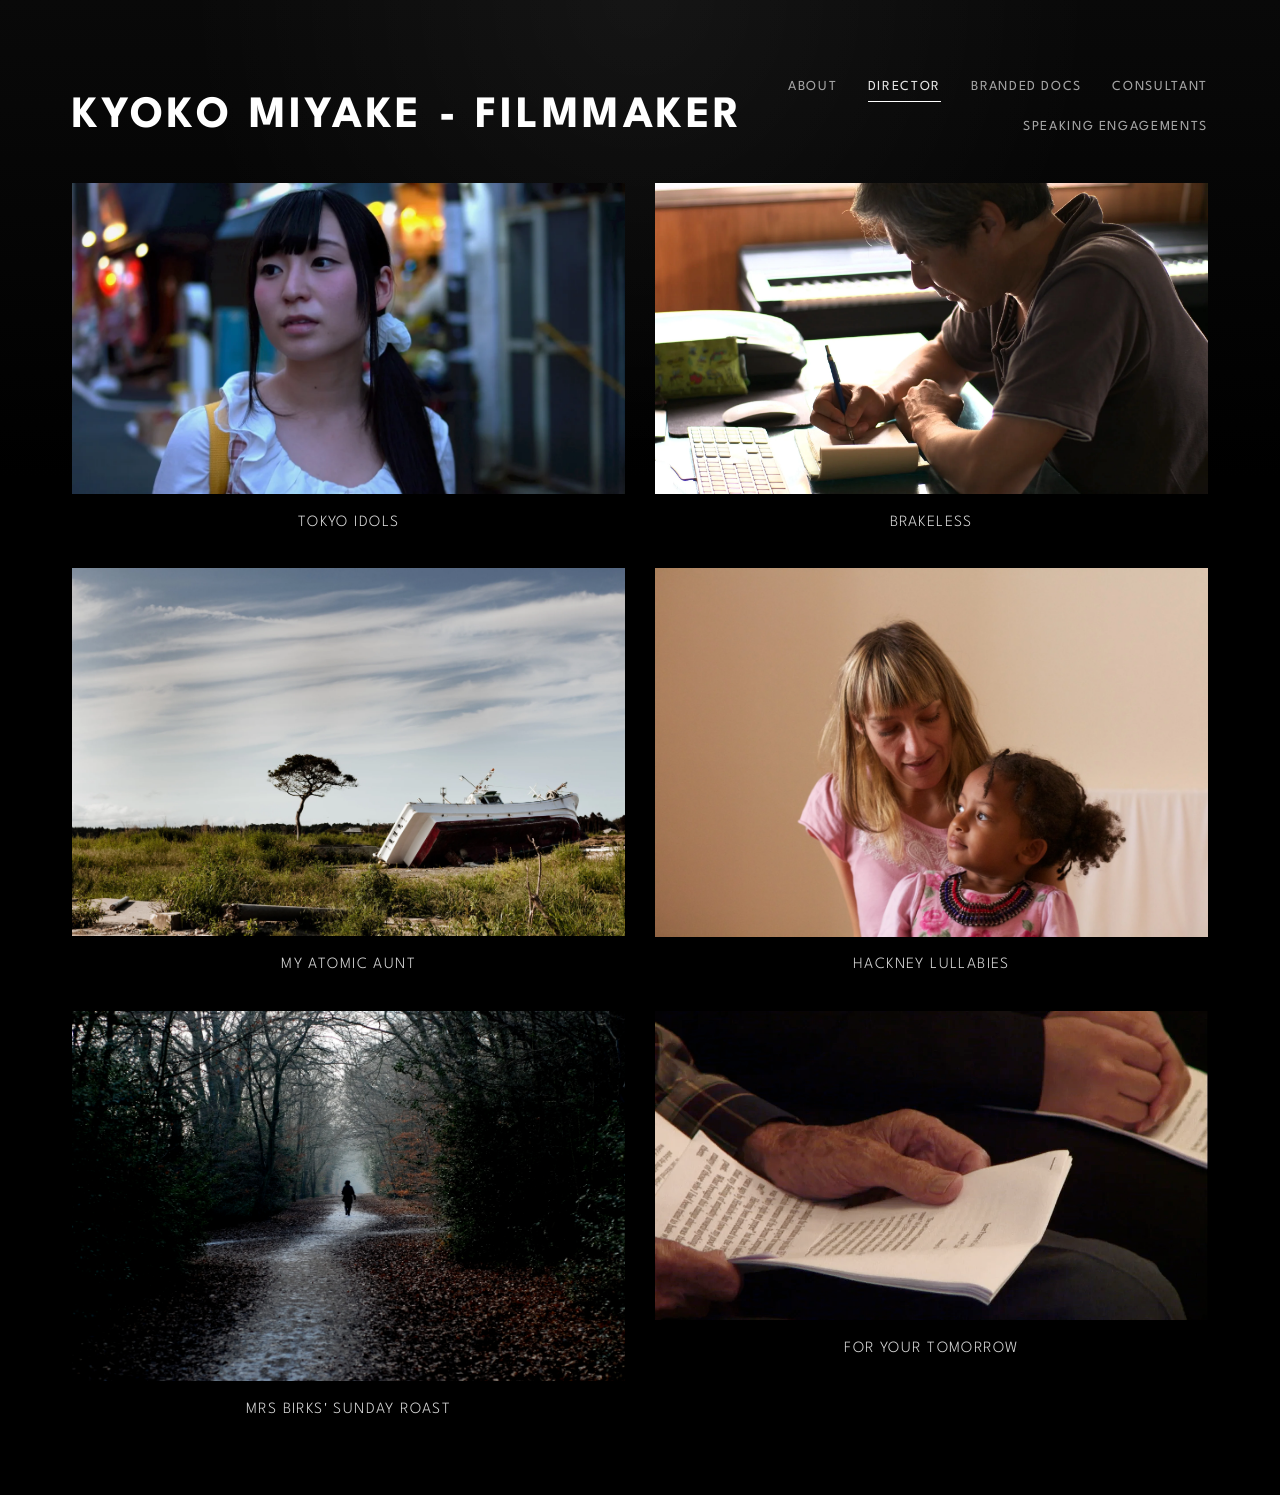
<file: index.html>
<!doctype html>
<html lang="en">
  <head>
    <meta charset="utf-8">
    <meta name="viewport" content="width=device-width, initial-scale=1">
    <title>Kyoko Miyake - filmmaker</title>
    <meta name="description" content="Kyoko Miyake is a Peabody-winning filmmaker from Japan. Explore films including Tokyo Idols, Brakeless, My Atomic Aunt, Hackney Lullabies, Mrs Birks' Sunday Roast, and For Your Tomorrow.">
    <link rel="stylesheet" href="/assets/styles.css">
    <script defer src="/assets/site.js"></script>
  </head>
  <body>
    <div class="site-shell">
      <header class="site-header">
        <a class="site-title" href="/">Kyoko Miyake - filmmaker</a>
        <button class="mobile-nav-toggle" type="button" data-nav-toggle aria-expanded="false" aria-controls="site-nav">
          Menu
        </button>
        <nav class="site-nav" id="site-nav" data-mobile-nav>
          <ul>
            <li><a data-nav-link href="/bio/">About</a></li>
            <li><a data-nav-link href="/">Director</a></li>
            <li><a data-nav-link href="/branded-docs/">Branded Docs</a></li>
            <li><a data-nav-link href="/consultant/">Consultant</a></li>
            <li><a data-nav-link href="/speaking-engagements/">Speaking Engagements</a></li>
          </ul>
        </nav>
      </header>

      <main class="project-grid">
        <a class="project-card" href="/tokyo-idols/">
          <div class="project-card__frame">
            <img class="project-card__image" src="/assets/images/thumbs/tokyo-idols-thumb.jpeg" alt="Tokyo Idols still" width="1280" height="720">
          </div>
          <h2 class="project-card__title">Tokyo Idols</h2>
        </a>

        <a class="project-card" href="/brakeless/">
          <div class="project-card__frame">
            <img class="project-card__image" src="/assets/images/thumbs/brakeless-thumb.jpg" alt="Brakeless still" width="1920" height="1080">
          </div>
          <h2 class="project-card__title">Brakeless</h2>
        </a>

        <a class="project-card" href="/my-atomic-aunt/">
          <div class="project-card__frame">
            <img class="project-card__image" src="/assets/images/thumbs/my-atomic-aunt-thumb.jpg" alt="My Atomic Aunt still" width="1920" height="1080">
          </div>
          <h2 class="project-card__title">My Atomic Aunt</h2>
        </a>

        <a class="project-card" href="/hackney-lullabies/">
          <div class="project-card__frame">
            <img class="project-card__image" src="/assets/images/thumbs/hackney-lullabies-thumb.jpg" alt="Hackney Lullabies still" width="1920" height="1080">
          </div>
          <h2 class="project-card__title">Hackney Lullabies</h2>
        </a>

        <a class="project-card" href="/mrs-birks-sunday-roast/">
          <div class="project-card__frame">
            <img class="project-card__image" src="/assets/images/thumbs/mrs-birks-thumb.jpg" alt="Mrs Birks' Sunday Roast still" width="1920" height="1080">
          </div>
          <h2 class="project-card__title">Mrs Birks' Sunday Roast</h2>
        </a>

        <a class="project-card" href="/for-your-tomorrow/">
          <div class="project-card__frame">
            <img class="project-card__image" src="/assets/images/thumbs/for-your-tomorrow-thumb.jpg" alt="For Your Tomorrow still" width="1920" height="1080">
          </div>
          <h2 class="project-card__title">For Your Tomorrow</h2>
        </a>
      </main>
    </div>
  </body>
</html>
</file>
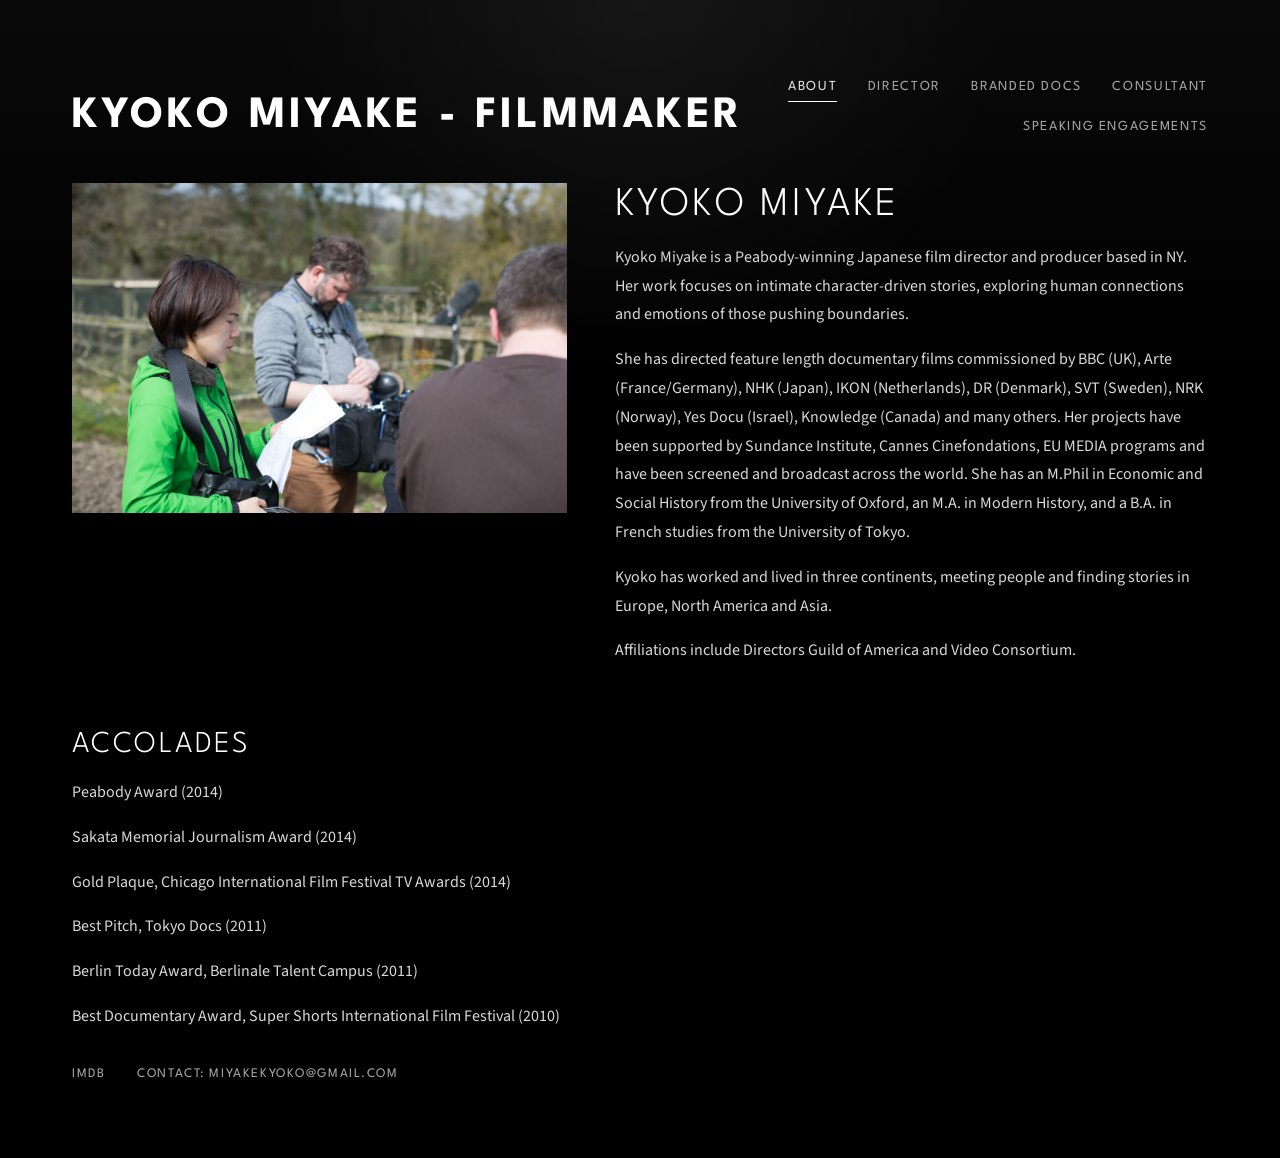
<file: about-avenue/index.html>
<!doctype html>
<html lang="en">
  <head>
    <meta charset="utf-8">
    <meta http-equiv="refresh" content="0; url=/bio/">
    <meta name="viewport" content="width=device-width, initial-scale=1">
    <title>Redirecting - Kyoko Miyake</title>
    <link rel="canonical" href="/bio/">
  </head>
  <body>
    <p><a href="/bio/">Redirecting to About...</a></p>
  </body>
</html>
</file>
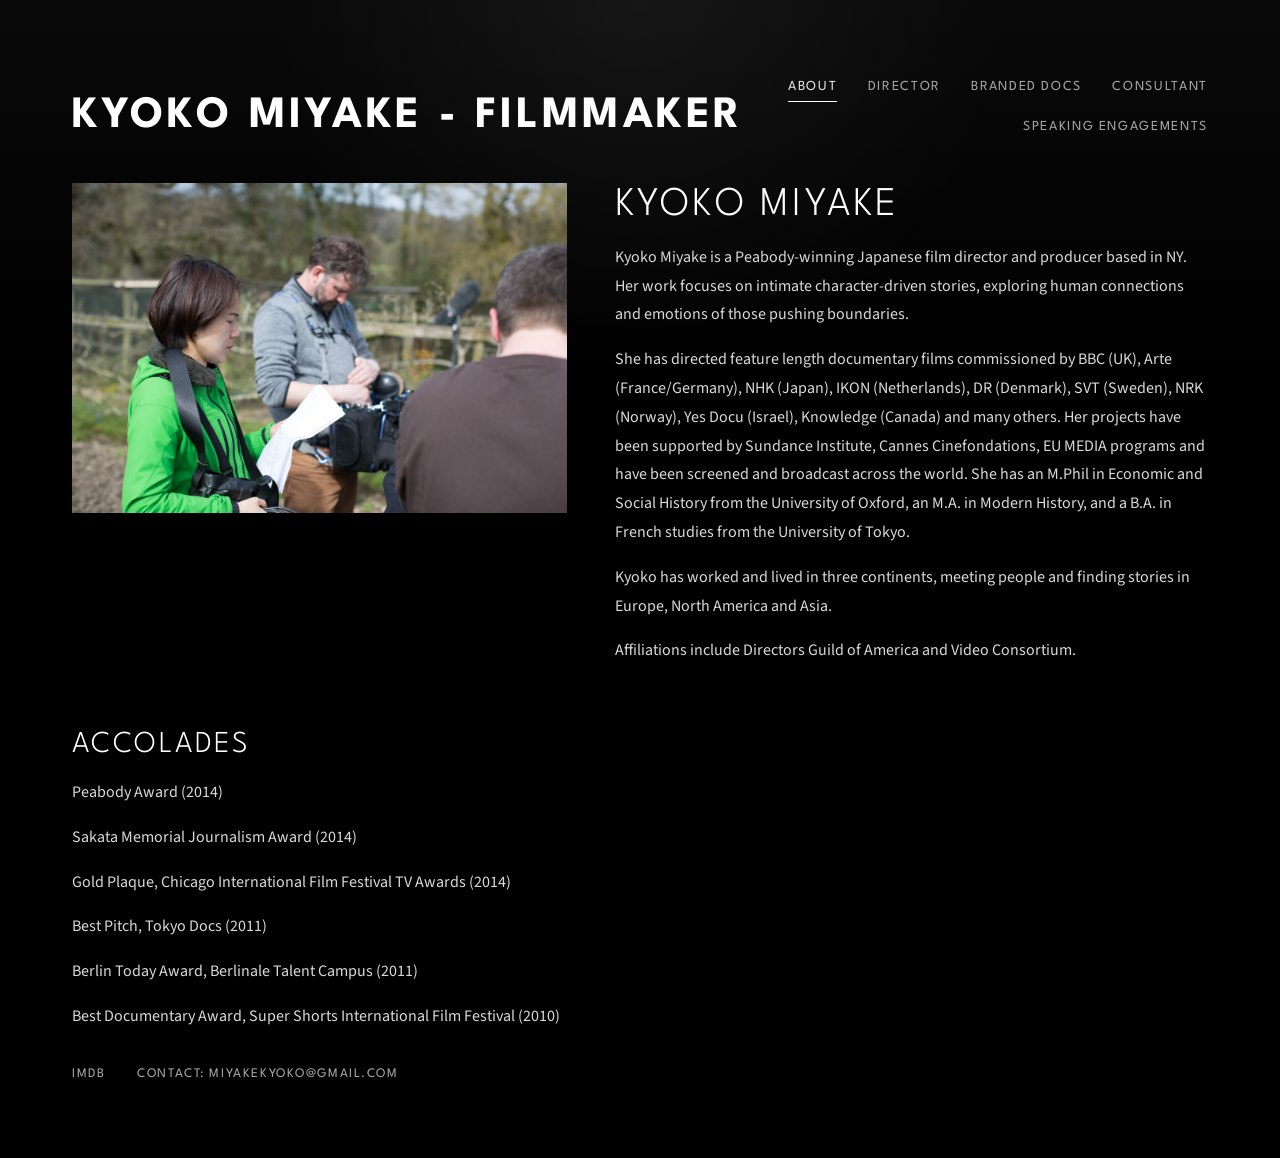
<file: bio/index.html>
<!doctype html>
<html lang="en">
  <head>
    <meta charset="utf-8">
    <meta name="viewport" content="width=device-width, initial-scale=1">
    <title>About - Kyoko Miyake</title>
    <meta name="description" content="Kyoko Miyake is a Peabody-winning Japanese film director and producer based in New York.">
    <link rel="stylesheet" href="/assets/styles.css">
    <script defer src="/assets/site.js"></script>
  </head>
  <body>
    <div class="site-shell">
      <header class="site-header">
        <a class="site-title" href="/">Kyoko Miyake - filmmaker</a>
        <button class="mobile-nav-toggle" type="button" data-nav-toggle aria-expanded="false" aria-controls="site-nav">
          Menu
        </button>
        <nav class="site-nav" id="site-nav" data-mobile-nav>
          <ul>
            <li><a data-nav-link href="/bio/">About</a></li>
            <li><a data-nav-link href="/">Director</a></li>
            <li><a data-nav-link href="/branded-docs/">Branded Docs</a></li>
            <li><a data-nav-link href="/consultant/">Consultant</a></li>
            <li><a data-nav-link href="/speaking-engagements/">Speaking Engagements</a></li>
          </ul>
        </nav>
      </header>

      <main>
        <section class="bio-layout">
          <div class="bio-media">
            <img src="/assets/images/pages/kyoko-portrait.jpeg" alt="Portrait of Kyoko Miyake" width="5760" height="3840">
          </div>

          <div class="rich-text">
            <h1>Kyoko Miyake</h1>
            <p>Kyoko Miyake is a Peabody-winning Japanese film director and producer based in NY. Her work focuses on intimate character-driven stories, exploring human connections and emotions of those pushing boundaries.</p>
            <p>She has directed feature length documentary films commissioned by BBC (UK), Arte (France/Germany), NHK (Japan), IKON (Netherlands), DR (Denmark), SVT (Sweden), NRK (Norway), Yes Docu (Israel), Knowledge (Canada) and many others. Her projects have been supported by Sundance Institute, Cannes Cinefondations, EU MEDIA programs and have been screened and broadcast across the world. She has an M.Phil in Economic and Social History from the University of Oxford, an M.A. in Modern History, and a B.A. in French studies from the University of Tokyo.</p>
            <p>Kyoko has worked and lived in three continents, meeting people and finding stories in Europe, North America and Asia.</p>
            <p>Affiliations include Directors Guild of America and Video Consortium.</p>
          </div>
        </section>

        <section class="bio-awards rich-text">
          <h2>Accolades</h2>
          <p>Peabody Award (2014)</p>
          <p>Sakata Memorial Journalism Award (2014)</p>
          <p>Gold Plaque, Chicago International Film Festival TV Awards (2014)</p>
          <p>Best Pitch, Tokyo Docs (2011)</p>
          <p>Berlin Today Award, Berlinale Talent Campus (2011)</p>
          <p>Best Documentary Award, Super Shorts International Film Festival (2010)</p>

          <div class="bio-links">
            <a href="https://www.imdb.com/name/nm3525500/">IMDb</a>
            <a href="mailto:miyakekyoko@gmail.com">Contact: miyakekyoko@gmail.com</a>
          </div>
        </section>
      </main>
    </div>
  </body>
</html>
</file>
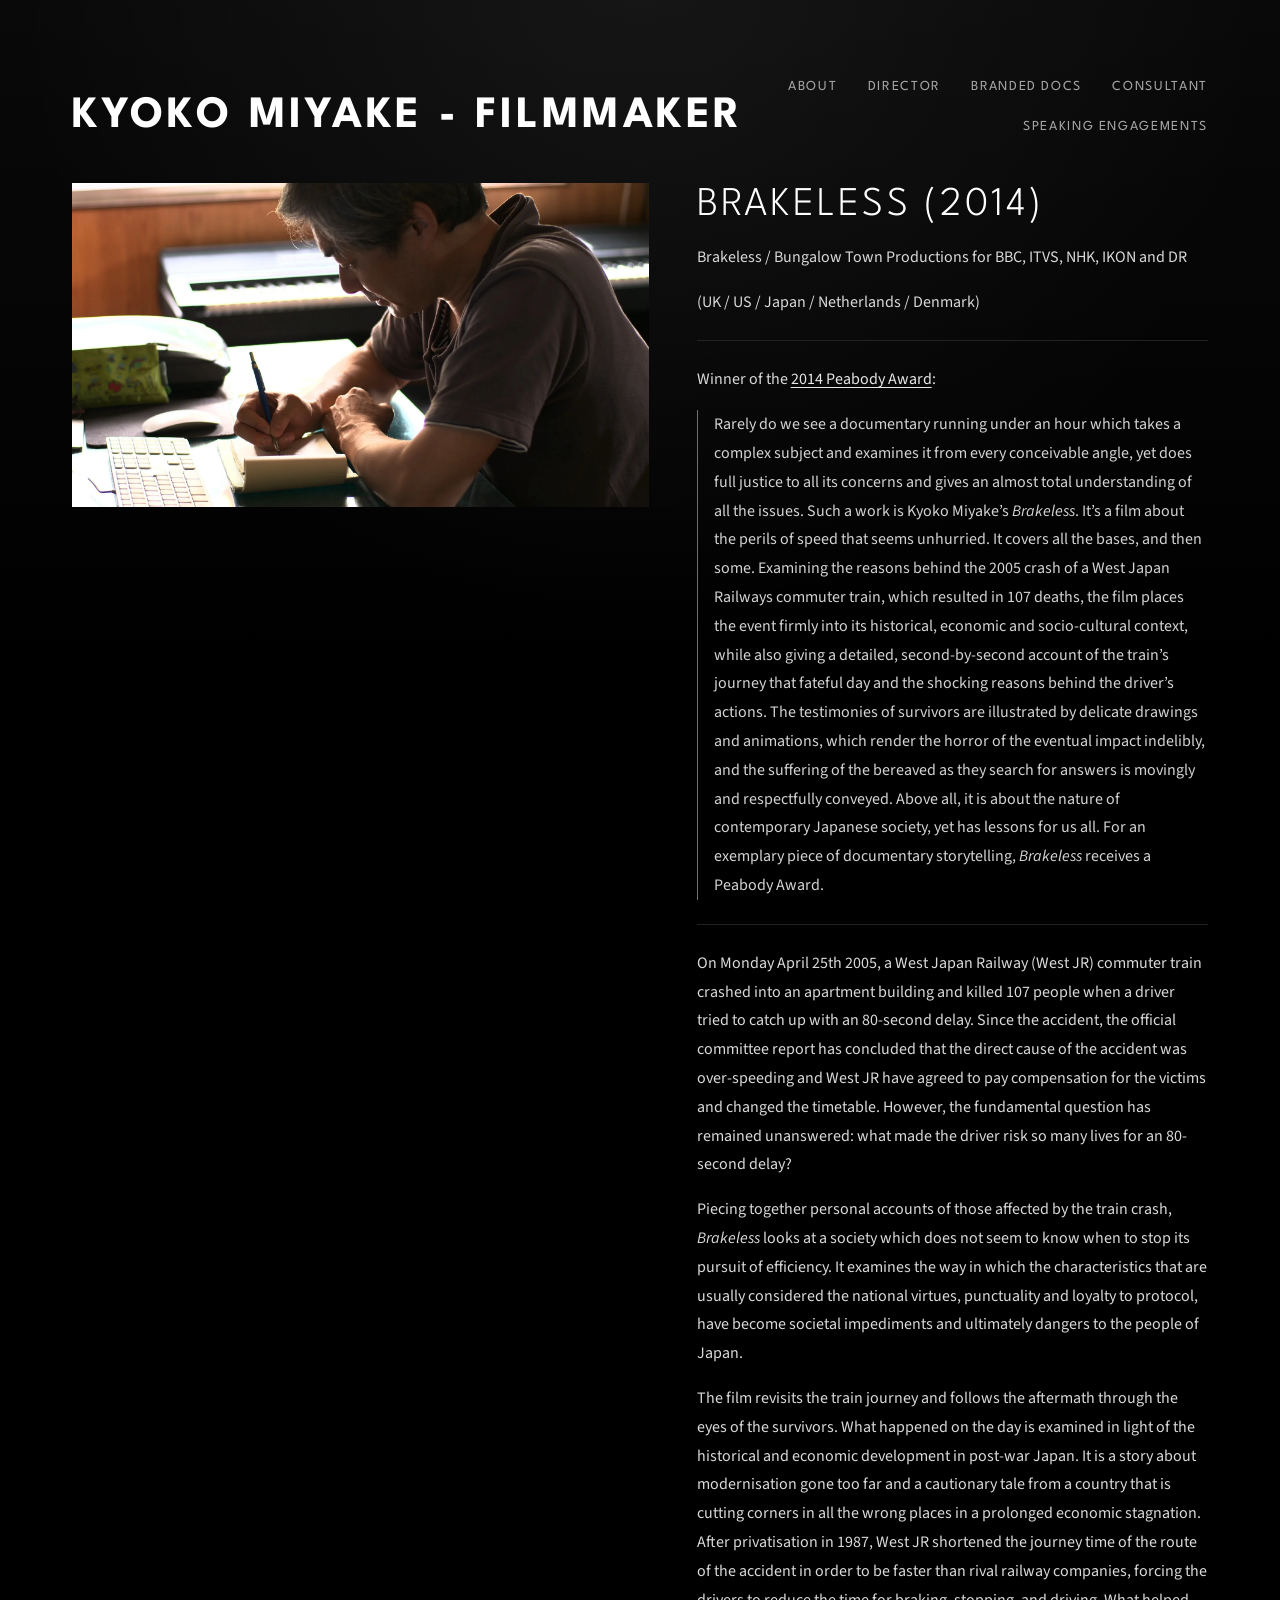
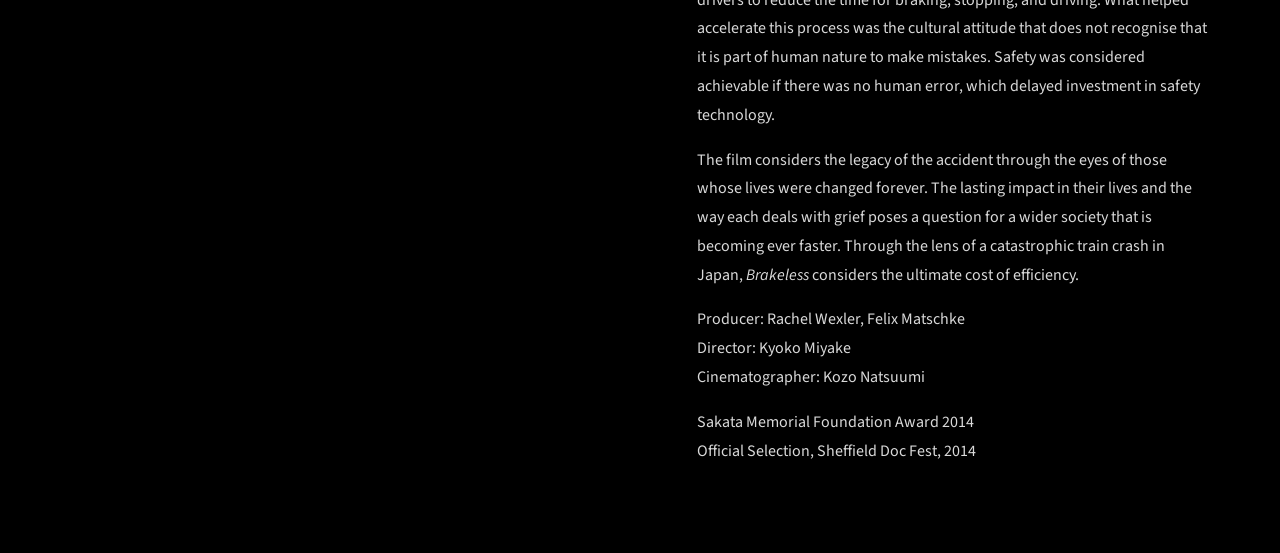
<file: brakeless/index.html>
<!doctype html>
<html lang="en">
  <head>
    <meta charset="utf-8">
    <meta name="viewport" content="width=device-width, initial-scale=1">
    <title>Brakeless - Kyoko Miyake</title>
    <meta name="description" content="Brakeless (2014), directed by Kyoko Miyake.">
    <link rel="stylesheet" href="/assets/styles.css">
    <script defer src="/assets/site.js"></script>
  </head>
  <body>
    <div class="site-shell">
      <header class="site-header">
        <a class="site-title" href="/">Kyoko Miyake - filmmaker</a>
        <button class="mobile-nav-toggle" type="button" data-nav-toggle aria-expanded="false" aria-controls="site-nav">
          Menu
        </button>
        <nav class="site-nav" id="site-nav" data-mobile-nav>
          <ul>
            <li><a data-nav-link href="/bio/">About</a></li>
            <li><a data-nav-link href="/">Director</a></li>
            <li><a data-nav-link href="/branded-docs/">Branded Docs</a></li>
            <li><a data-nav-link href="/consultant/">Consultant</a></li>
            <li><a data-nav-link href="/speaking-engagements/">Speaking Engagements</a></li>
          </ul>
        </nav>
      </header>

      <main class="project-layout">
        <div class="project-media">
          <img src="/assets/images/projects/brakeless.jpg" alt="Brakeless still" width="1920" height="1080">
        </div>

        <div class="rich-text">
          <h1>Brakeless (2014)</h1>
          <p>Brakeless / Bungalow Town Productions for BBC, ITVS, NHK, IKON and DR</p>
          <p>(UK / US / Japan / Netherlands / Denmark)</p>
          <hr>
          <p>Winner of the <a href="http://www.peabodyawards.com/award-profile/independent-lens-brakeless">2014 Peabody Award</a>:</p>
          <blockquote>
            <p>Rarely do we see a documentary running under an hour which takes a complex subject and examines it from every conceivable angle, yet does full justice to all its concerns and gives an almost total understanding of all the issues. Such a work is Kyoko Miyake’s <em>Brakeless</em>. It’s a film about the perils of speed that seems unhurried. It covers all the bases, and then some. Examining the reasons behind the 2005 crash of a West Japan Railways commuter train, which resulted in 107 deaths, the film places the event firmly into its historical, economic and socio-cultural context, while also giving a detailed, second-by-second account of the train’s journey that fateful day and the shocking reasons behind the driver’s actions. The testimonies of survivors are illustrated by delicate drawings and animations, which render the horror of the eventual impact indelibly, and the suffering of the bereaved as they search for answers is movingly and respectfully conveyed. Above all, it is about the nature of contemporary Japanese society, yet has lessons for us all. For an exemplary piece of documentary storytelling, <em>Brakeless</em> receives a Peabody Award.</p>
          </blockquote>
          <hr>
          <p>On Monday April 25th 2005, a West Japan Railway (West JR) commuter train crashed into an apartment building and killed 107 people when a driver tried to catch up with an 80-second delay. Since the accident, the official committee report has concluded that the direct cause of the accident was over-speeding and West JR have agreed to pay compensation for the victims and changed the timetable. However, the fundamental question has remained unanswered: what made the driver risk so many lives for an 80-second delay?</p>
          <p>Piecing together personal accounts of those affected by the train crash, <em>Brakeless</em> looks at a society which does not seem to know when to stop its pursuit of efficiency. It examines the way in which the characteristics that are usually considered the national virtues, punctuality and loyalty to protocol, have become societal impediments and ultimately dangers to the people of Japan.</p>
          <p>The film revisits the train journey and follows the aftermath through the eyes of the survivors. What happened on the day is examined in light of the historical and economic development in post-war Japan. It is a story about modernisation gone too far and a cautionary tale from a country that is cutting corners in all the wrong places in a prolonged economic stagnation. After privatisation in 1987, West JR shortened the journey time of the route of the accident in order to be faster than rival railway companies, forcing the drivers to reduce the time for braking, stopping, and driving. What helped accelerate this process was the cultural attitude that does not recognise that it is part of human nature to make mistakes. Safety was considered achievable if there was no human error, which delayed investment in safety technology.</p>
          <p>The film considers the legacy of the accident through the eyes of those whose lives were changed forever. The lasting impact in their lives and the way each deals with grief poses a question for a wider society that is becoming ever faster. Through the lens of a catastrophic train crash in Japan, <em>Brakeless</em> considers the ultimate cost of efficiency.</p>
          <p>Producer: Rachel Wexler, Felix Matschke<br>Director: Kyoko Miyake<br>Cinematographer: Kozo Natsuumi</p>
          <p>Sakata Memorial Foundation Award 2014<br>Official Selection, Sheffield Doc Fest, 2014</p>
        </div>
      </main>
    </div>
  </body>
</html>
</file>
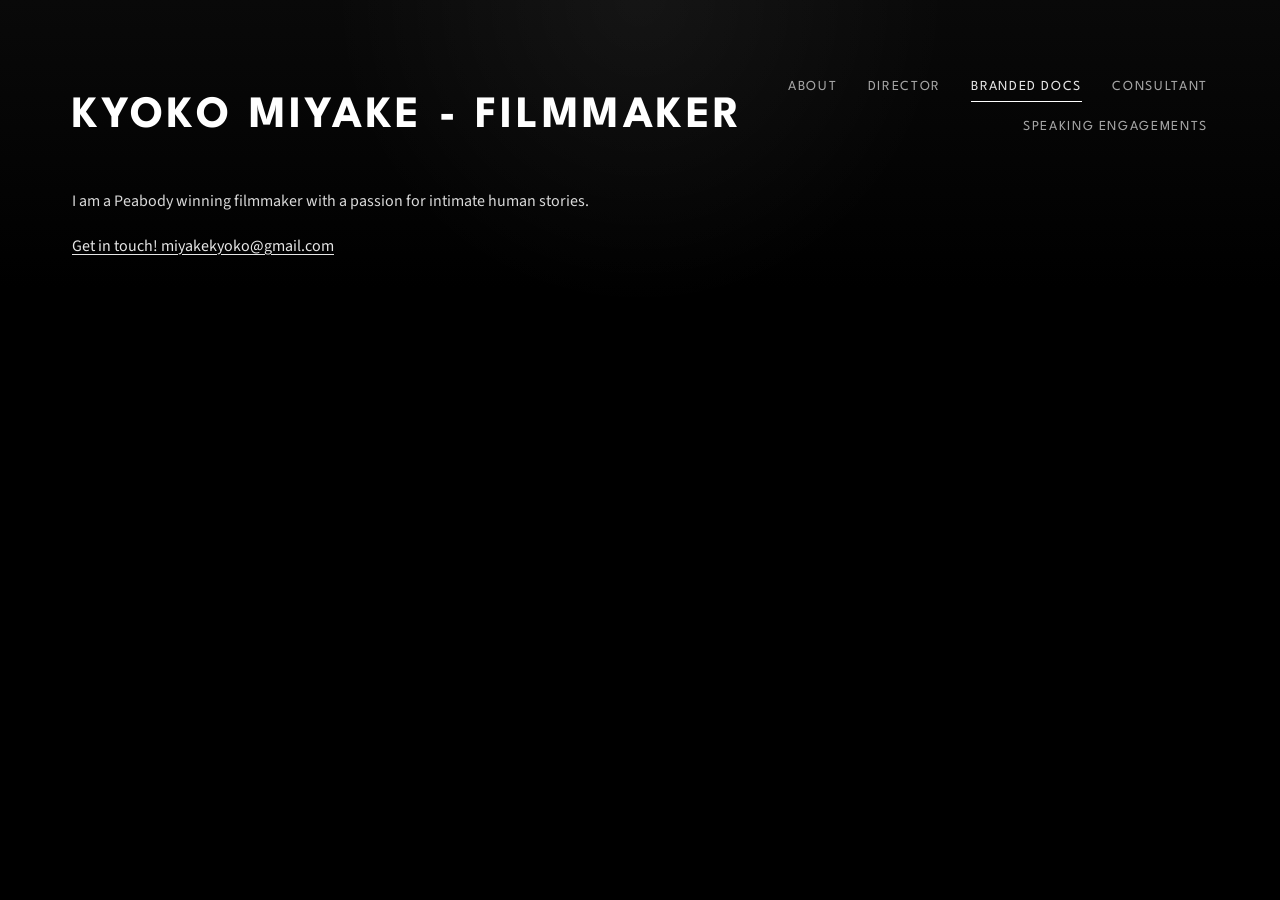
<file: branded-docs/index.html>
<!doctype html>
<html lang="en">
  <head>
    <meta charset="utf-8">
    <meta name="viewport" content="width=device-width, initial-scale=1">
    <title>Branded Docs - Kyoko Miyake</title>
    <meta name="description" content="Branded documentary work by Kyoko Miyake.">
    <link rel="stylesheet" href="/assets/styles.css">
    <script defer src="/assets/site.js"></script>
  </head>
  <body>
    <div class="site-shell">
      <header class="site-header">
        <a class="site-title" href="/">Kyoko Miyake - filmmaker</a>
        <button class="mobile-nav-toggle" type="button" data-nav-toggle aria-expanded="false" aria-controls="site-nav">
          Menu
        </button>
        <nav class="site-nav" id="site-nav" data-mobile-nav>
          <ul>
            <li><a data-nav-link href="/bio/">About</a></li>
            <li><a data-nav-link href="/">Director</a></li>
            <li><a data-nav-link href="/branded-docs/">Branded Docs</a></li>
            <li><a data-nav-link href="/consultant/">Consultant</a></li>
            <li><a data-nav-link href="/speaking-engagements/">Speaking Engagements</a></li>
          </ul>
        </nav>
      </header>

      <main class="simple-copy rich-text">
        <p>I am a Peabody winning filmmaker with a passion for intimate human stories.</p>
        <p><a href="mailto:miyakekyoko@gmail.com">Get in touch! miyakekyoko@gmail.com</a></p>
      </main>
    </div>
  </body>
</html>
</file>
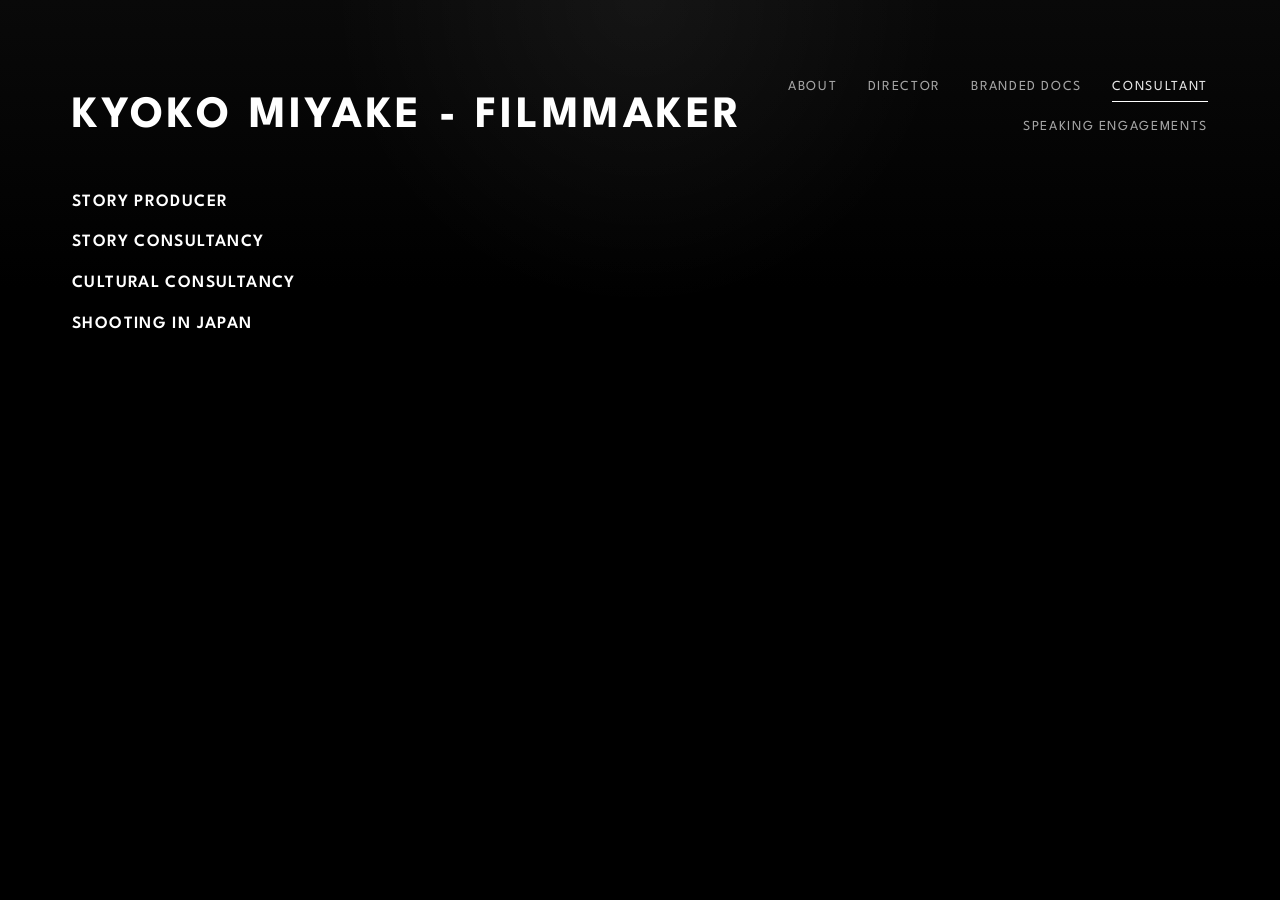
<file: consultant/index.html>
<!doctype html>
<html lang="en">
  <head>
    <meta charset="utf-8">
    <meta name="viewport" content="width=device-width, initial-scale=1">
    <title>Consultant - Kyoko Miyake</title>
    <meta name="description" content="Story, cultural, and production consultancy by Kyoko Miyake.">
    <link rel="stylesheet" href="/assets/styles.css">
    <script defer src="/assets/site.js"></script>
  </head>
  <body>
    <div class="site-shell">
      <header class="site-header">
        <a class="site-title" href="/">Kyoko Miyake - filmmaker</a>
        <button class="mobile-nav-toggle" type="button" data-nav-toggle aria-expanded="false" aria-controls="site-nav">
          Menu
        </button>
        <nav class="site-nav" id="site-nav" data-mobile-nav>
          <ul>
            <li><a data-nav-link href="/bio/">About</a></li>
            <li><a data-nav-link href="/">Director</a></li>
            <li><a data-nav-link href="/branded-docs/">Branded Docs</a></li>
            <li><a data-nav-link href="/consultant/">Consultant</a></li>
            <li><a data-nav-link href="/speaking-engagements/">Speaking Engagements</a></li>
          </ul>
        </nav>
      </header>

      <main class="simple-copy simple-copy--narrow strong-stack">
        <p>Story Producer</p>
        <p>Story Consultancy</p>
        <p>Cultural Consultancy</p>
        <p>Shooting in Japan</p>
      </main>
    </div>
  </body>
</html>
</file>
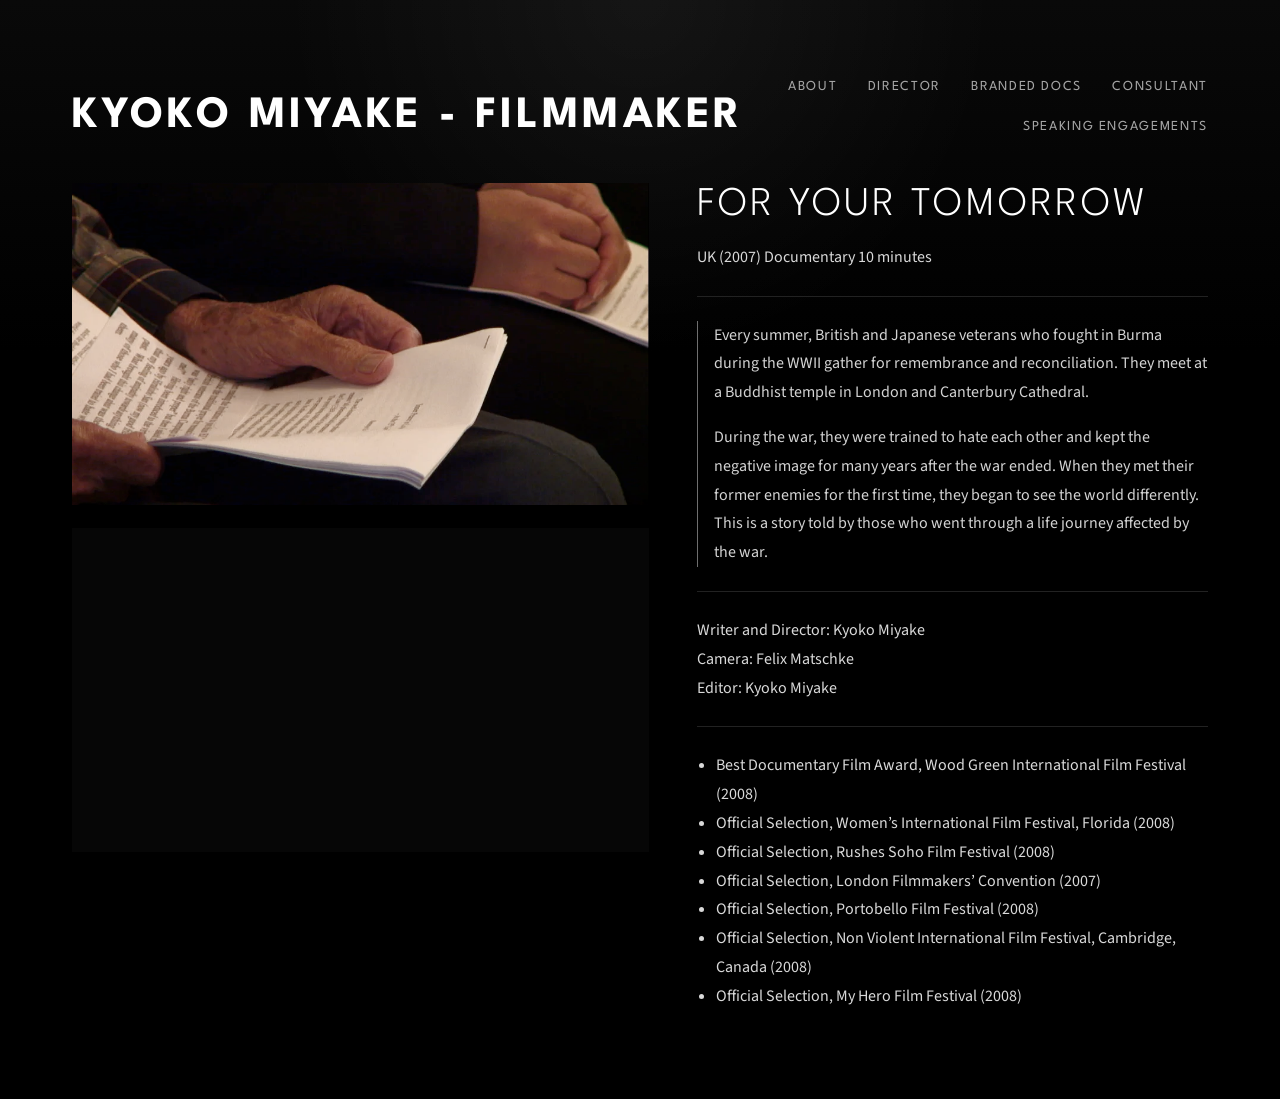
<file: for-your-tomorrow/index.html>
<!doctype html>
<html lang="en">
  <head>
    <meta charset="utf-8">
    <meta name="viewport" content="width=device-width, initial-scale=1">
    <title>For Your Tomorrow - Kyoko Miyake</title>
    <meta name="description" content="For Your Tomorrow, directed by Kyoko Miyake.">
    <link rel="stylesheet" href="/assets/styles.css">
    <script defer src="/assets/site.js"></script>
  </head>
  <body>
    <div class="site-shell">
      <header class="site-header">
        <a class="site-title" href="/">Kyoko Miyake - filmmaker</a>
        <button class="mobile-nav-toggle" type="button" data-nav-toggle aria-expanded="false" aria-controls="site-nav">
          Menu
        </button>
        <nav class="site-nav" id="site-nav" data-mobile-nav>
          <ul>
            <li><a data-nav-link href="/bio/">About</a></li>
            <li><a data-nav-link href="/">Director</a></li>
            <li><a data-nav-link href="/branded-docs/">Branded Docs</a></li>
            <li><a data-nav-link href="/consultant/">Consultant</a></li>
            <li><a data-nav-link href="/speaking-engagements/">Speaking Engagements</a></li>
          </ul>
        </nav>
      </header>

      <main class="project-layout">
        <div class="project-media">
          <img src="/assets/images/projects/for-your-tomorrow.jpeg" alt="For Your Tomorrow still" width="974" height="545">
          <div class="video-embed">
            <iframe src="https://player.vimeo.com/video/173283318" title="For Your Tomorrow excerpt" allow="autoplay; fullscreen; picture-in-picture" allowfullscreen></iframe>
          </div>
        </div>

        <div class="rich-text">
          <h1>For Your Tomorrow</h1>
          <p>UK (2007) Documentary 10 minutes</p>
          <hr>
          <blockquote>
            <p>Every summer, British and Japanese veterans who fought in Burma during the WWII gather for remembrance and reconciliation. They meet at a Buddhist temple in London and Canterbury Cathedral.</p>
            <p>During the war, they were trained to hate each other and kept the negative image for many years after the war ended. When they met their former enemies for the first time, they began to see the world differently. This is a story told by those who went through a life journey affected by the war.</p>
          </blockquote>
          <hr>
          <p>Writer and Director: Kyoko Miyake<br>Camera: Felix Matschke<br>Editor: Kyoko Miyake</p>
          <hr>
          <ul>
            <li>Best Documentary Film Award, Wood Green International Film Festival (2008)</li>
            <li>Official Selection, Women’s International Film Festival, Florida (2008)</li>
            <li>Official Selection, Rushes Soho Film Festival (2008)</li>
            <li>Official Selection, London Filmmakers’ Convention (2007)</li>
            <li>Official Selection, Portobello Film Festival (2008)</li>
            <li>Official Selection, Non Violent International Film Festival, Cambridge, Canada (2008)</li>
            <li>Official Selection, My Hero Film Festival (2008)</li>
          </ul>
        </div>
      </main>
    </div>
  </body>
</html>
</file>
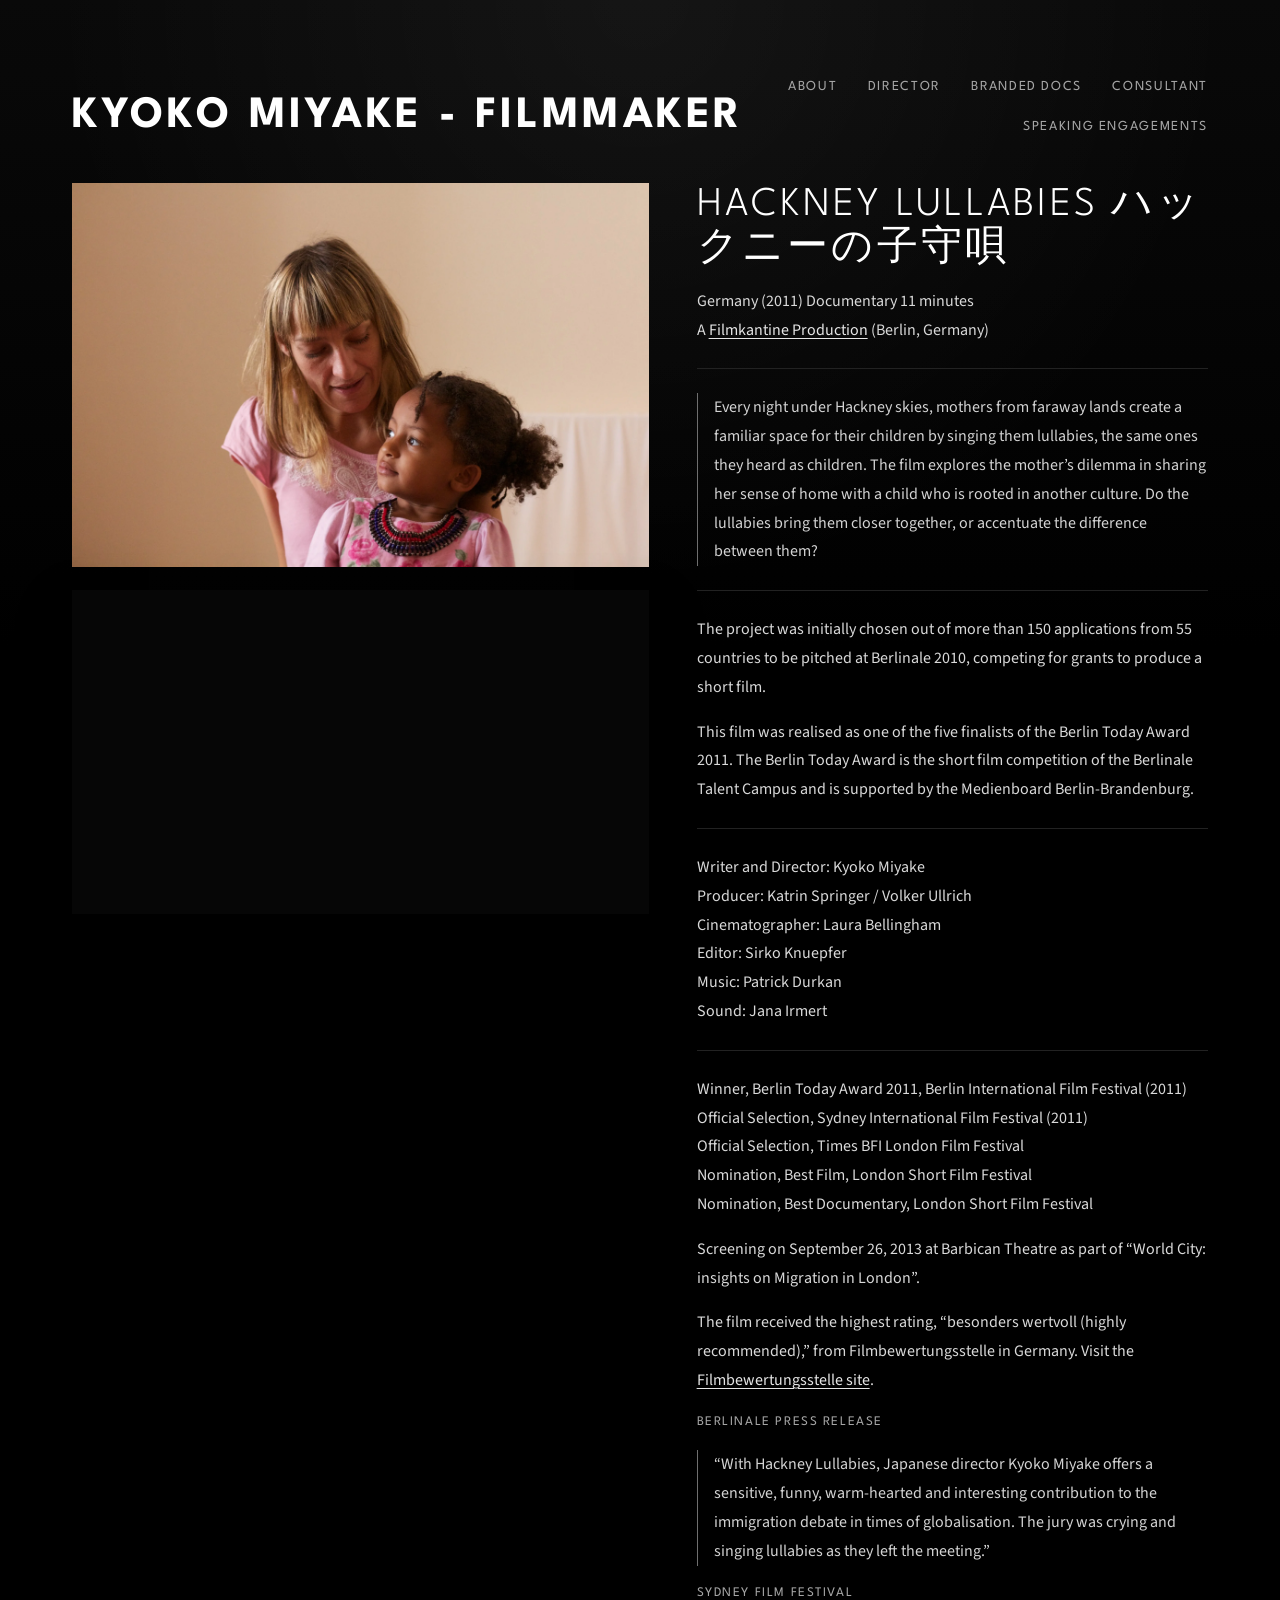
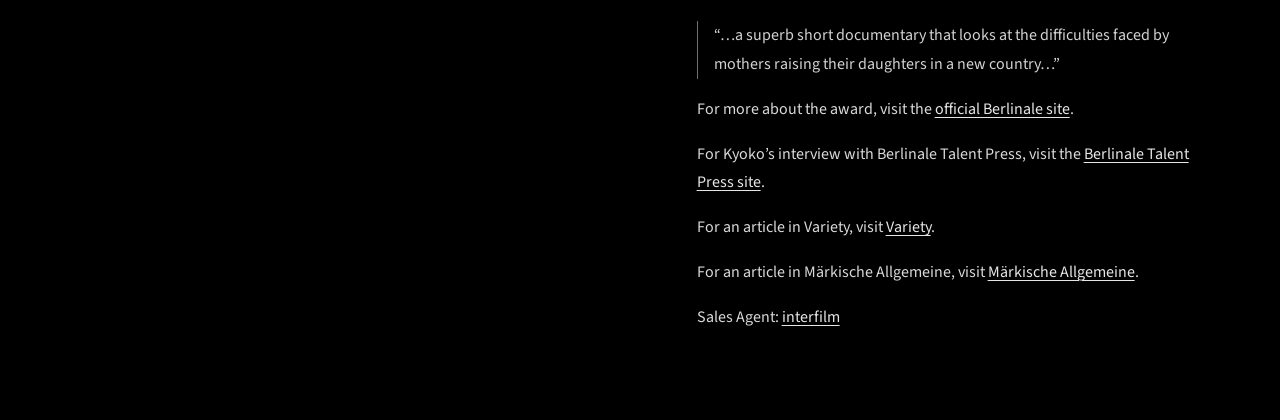
<file: hackney-lullabies/index.html>
<!doctype html>
<html lang="en">
  <head>
    <meta charset="utf-8">
    <meta name="viewport" content="width=device-width, initial-scale=1">
    <title>Hackney Lullabies - Kyoko Miyake</title>
    <meta name="description" content="Hackney Lullabies, directed by Kyoko Miyake.">
    <link rel="stylesheet" href="/assets/styles.css">
    <script defer src="/assets/site.js"></script>
  </head>
  <body>
    <div class="site-shell">
      <header class="site-header">
        <a class="site-title" href="/">Kyoko Miyake - filmmaker</a>
        <button class="mobile-nav-toggle" type="button" data-nav-toggle aria-expanded="false" aria-controls="site-nav">
          Menu
        </button>
        <nav class="site-nav" id="site-nav" data-mobile-nav>
          <ul>
            <li><a data-nav-link href="/bio/">About</a></li>
            <li><a data-nav-link href="/">Director</a></li>
            <li><a data-nav-link href="/branded-docs/">Branded Docs</a></li>
            <li><a data-nav-link href="/consultant/">Consultant</a></li>
            <li><a data-nav-link href="/speaking-engagements/">Speaking Engagements</a></li>
          </ul>
        </nav>
      </header>

      <main class="project-layout">
        <div class="project-media">
          <img src="/assets/images/projects/hackney-lullabies.jpeg" alt="Hackney Lullabies still" width="5184" height="3456">
          <div class="video-embed">
            <iframe src="https://player.vimeo.com/video/173283079" title="Hackney Lullabies excerpt" allow="autoplay; fullscreen; picture-in-picture" allowfullscreen></iframe>
          </div>
        </div>

        <div class="rich-text">
          <h1>Hackney Lullabies ハックニーの子守唄</h1>
          <p>Germany (2011) Documentary 11 minutes<br>A <a href="http://www.filmkantine.de/">Filmkantine Production</a> (Berlin, Germany)</p>
          <hr>
          <blockquote>
            <p>Every night under Hackney skies, mothers from faraway lands create a familiar space for their children by singing them lullabies, the same ones they heard as children. The film explores the mother’s dilemma in sharing her sense of home with a child who is rooted in another culture. Do the lullabies bring them closer together, or accentuate the difference between them?</p>
          </blockquote>
          <hr>
          <p>The project was initially chosen out of more than 150 applications from 55 countries to be pitched at Berlinale 2010, competing for grants to produce a short film.</p>
          <p>This film was realised as one of the five finalists of the Berlin Today Award 2011. The Berlin Today Award is the short film competition of the Berlinale Talent Campus and is supported by the Medienboard Berlin-Brandenburg.</p>
          <hr>
          <p>Writer and Director: Kyoko Miyake<br>Producer: Katrin Springer / Volker Ullrich<br>Cinematographer: Laura Bellingham<br>Editor: Sirko Knuepfer<br>Music: Patrick Durkan<br>Sound: Jana Irmert</p>
          <hr>
          <p>Winner, Berlin Today Award 2011, Berlin International Film Festival (2011)<br>Official Selection, Sydney International Film Festival (2011)<br>Official Selection, Times BFI London Film Festival<br>Nomination, Best Film, London Short Film Festival<br>Nomination, Best Documentary, London Short Film Festival</p>
          <p>Screening on September 26, 2013 at Barbican Theatre as part of “World City: insights on Migration in London”.</p>
          <p>The film received the highest rating, “besonders wertvoll (highly recommended),” from Filmbewertungsstelle in Germany. Visit the <a href="http://www.fbw-filmbewertung.com/film/hackney_lullabies">Filmbewertungsstelle site</a>.</p>
          <p class="meta-line">Berlinale Press Release</p>
          <blockquote>
            <p>“With Hackney Lullabies, Japanese director Kyoko Miyake offers a sensitive, funny, warm-hearted and interesting contribution to the immigration debate in times of globalisation. The jury was crying and singing lullabies as they left the meeting.”</p>
          </blockquote>
          <p class="meta-line">Sydney Film Festival</p>
          <blockquote>
            <p>“…a superb short documentary that looks at the difficulties faced by mothers raising their daughters in a new country…”</p>
          </blockquote>
          <p>For more about the award, visit the <a href="http://www.berlinale.de/en/archiv/jahresarchive/2011/08_pressemitteilungen_2011/08_pressemitteilungen_2011detail_9748.html">official Berlinale site</a>.</p>
          <p>For Kyoko’s interview with Berlinale Talent Press, visit the <a href="http://www.talentpress.org/story/01/3701.html">Berlinale Talent Press site</a>.</p>
          <p>For an article in Variety, visit <a href="http://www.variety.com/article/VR1118032151?refCatId=1985">Variety</a>.</p>
          <p>For an article in Märkische Allgemeine, visit <a href="http://www.maerkischeallgemeine.de/cms/beitrag/12014719/63369/Auf-dem-Talentcampus-suchen-Nachwuchsfilmer-Partner-fuer-Kurzprojekte.html">Märkische Allgemeine</a>.</p>
          <p>Sales Agent: <a href="http://www.interfilm.de/en/contact.html">interfilm</a></p>
        </div>
      </main>
    </div>
  </body>
</html>
</file>
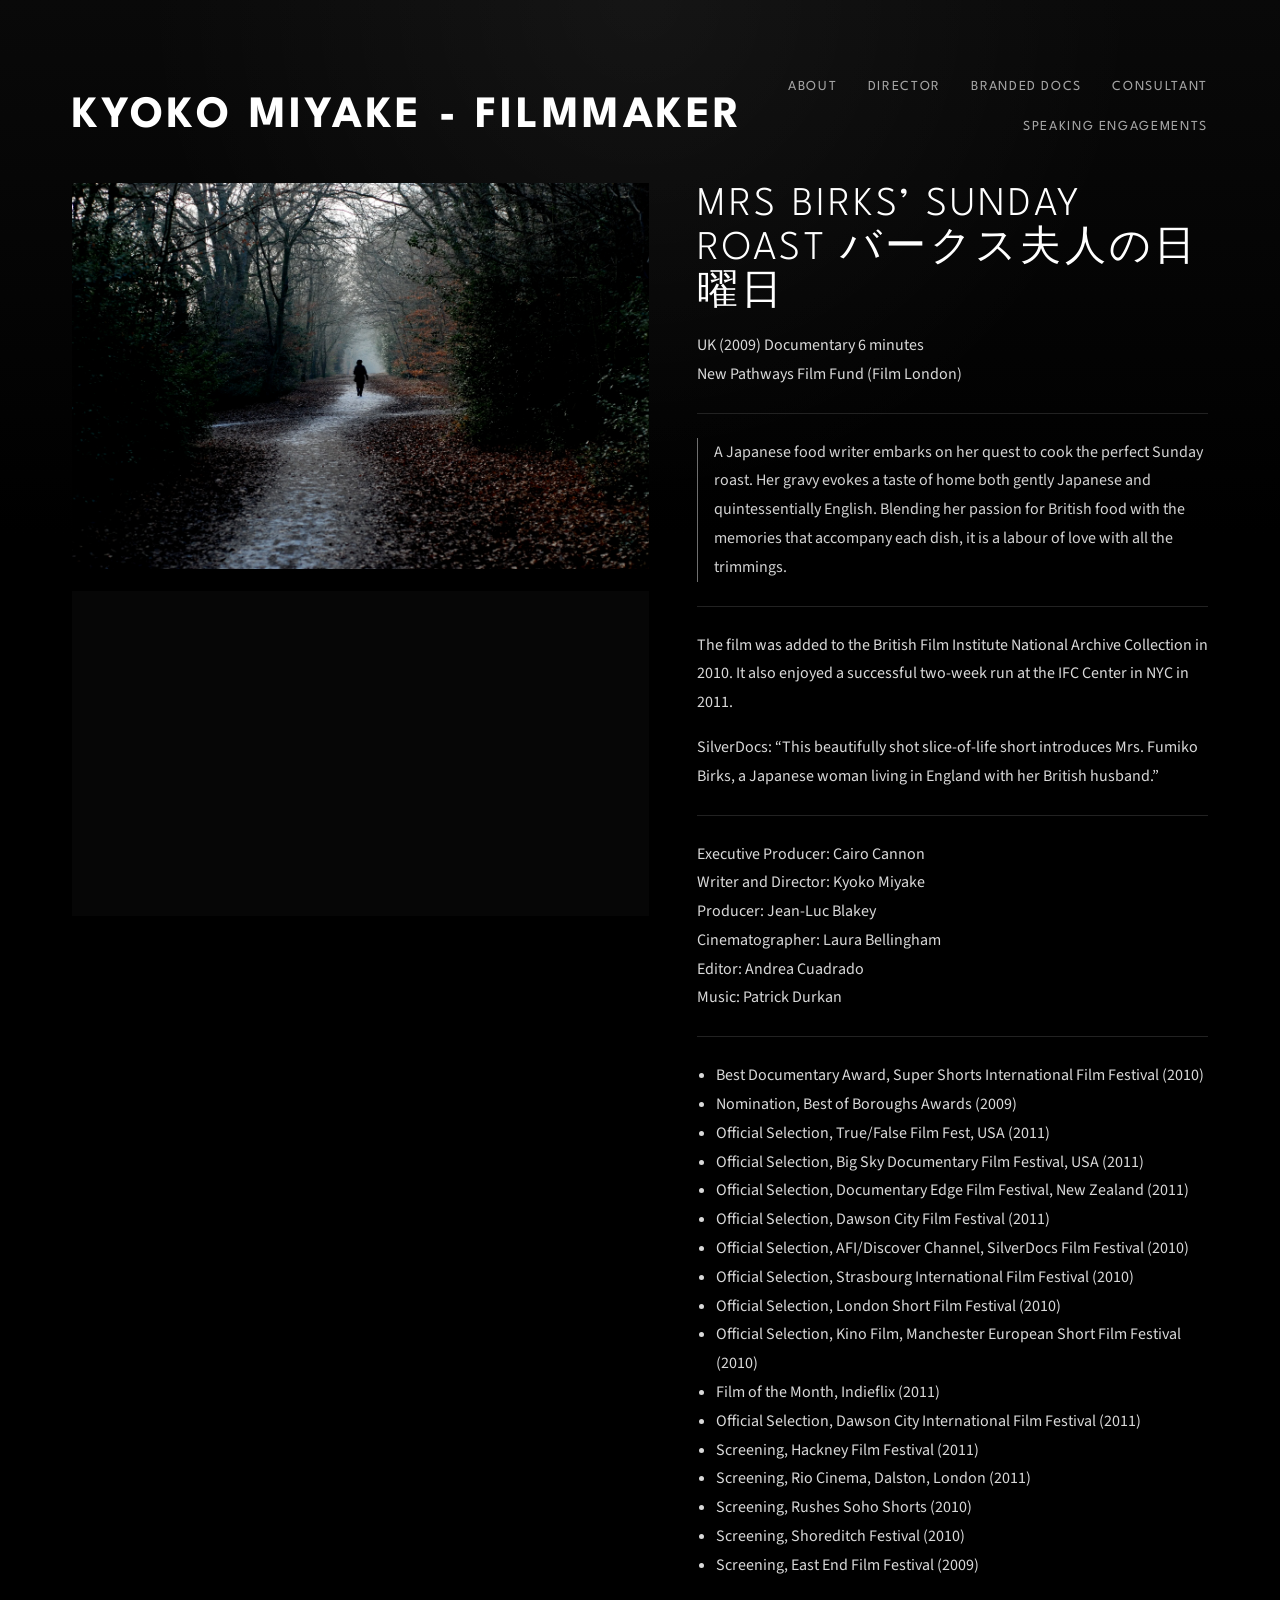
<file: mrs-birks-sunday-roast/index.html>
<!doctype html>
<html lang="en">
  <head>
    <meta charset="utf-8">
    <meta name="viewport" content="width=device-width, initial-scale=1">
    <title>Mrs Birks' Sunday Roast - Kyoko Miyake</title>
    <meta name="description" content="Mrs Birks' Sunday Roast, directed by Kyoko Miyake.">
    <link rel="stylesheet" href="/assets/styles.css">
    <script defer src="/assets/site.js"></script>
  </head>
  <body>
    <div class="site-shell">
      <header class="site-header">
        <a class="site-title" href="/">Kyoko Miyake - filmmaker</a>
        <button class="mobile-nav-toggle" type="button" data-nav-toggle aria-expanded="false" aria-controls="site-nav">
          Menu
        </button>
        <nav class="site-nav" id="site-nav" data-mobile-nav>
          <ul>
            <li><a data-nav-link href="/bio/">About</a></li>
            <li><a data-nav-link href="/">Director</a></li>
            <li><a data-nav-link href="/branded-docs/">Branded Docs</a></li>
            <li><a data-nav-link href="/consultant/">Consultant</a></li>
            <li><a data-nav-link href="/speaking-engagements/">Speaking Engagements</a></li>
          </ul>
        </nav>
      </header>

      <main class="project-layout">
        <div class="project-media">
          <img src="/assets/images/projects/mrs-birks.jpeg" alt="Mrs Birks' Sunday Roast still" width="3225" height="2159">
          <div class="video-embed">
            <iframe src="https://player.vimeo.com/video/173283193" title="Mrs Birks' Sunday Roast trailer" allow="autoplay; fullscreen; picture-in-picture" allowfullscreen></iframe>
          </div>
        </div>

        <div class="rich-text">
          <h1>Mrs Birks’ Sunday Roast バークス夫人の日曜日</h1>
          <p>UK (2009) Documentary 6 minutes<br>New Pathways Film Fund (Film London)</p>
          <hr>
          <blockquote>
            <p>A Japanese food writer embarks on her quest to cook the perfect Sunday roast. Her gravy evokes a taste of home both gently Japanese and quintessentially English. Blending her passion for British food with the memories that accompany each dish, it is a labour of love with all the trimmings.</p>
          </blockquote>
          <hr>
          <p>The film was added to the British Film Institute National Archive Collection in 2010. It also enjoyed a successful two-week run at the IFC Center in NYC in 2011.</p>
          <p>SilverDocs: “This beautifully shot slice-of-life short introduces Mrs. Fumiko Birks, a Japanese woman living in England with her British husband.”</p>
          <hr>
          <p>Executive Producer: Cairo Cannon<br>Writer and Director: Kyoko Miyake<br>Producer: Jean-Luc Blakey<br>Cinematographer: Laura Bellingham<br>Editor: Andrea Cuadrado<br>Music: Patrick Durkan</p>
          <hr>
          <ul>
            <li>Best Documentary Award, Super Shorts International Film Festival (2010)</li>
            <li>Nomination, Best of Boroughs Awards (2009)</li>
            <li>Official Selection, True/False Film Fest, USA (2011)</li>
            <li>Official Selection, Big Sky Documentary Film Festival, USA (2011)</li>
            <li>Official Selection, Documentary Edge Film Festival, New Zealand (2011)</li>
            <li>Official Selection, Dawson City Film Festival (2011)</li>
            <li>Official Selection, AFI/Discover Channel, SilverDocs Film Festival (2010)</li>
            <li>Official Selection, Strasbourg International Film Festival (2010)</li>
            <li>Official Selection, London Short Film Festival (2010)</li>
            <li>Official Selection, Kino Film, Manchester European Short Film Festival (2010)</li>
            <li>Film of the Month, Indieflix (2011)</li>
            <li>Official Selection, Dawson City International Film Festival (2011)</li>
            <li>Screening, Hackney Film Festival (2011)</li>
            <li>Screening, Rio Cinema, Dalston, London (2011)</li>
            <li>Screening, Rushes Soho Shorts (2010)</li>
            <li>Screening, Shoreditch Festival (2010)</li>
            <li>Screening, East End Film Festival (2009)</li>
          </ul>
        </div>
      </main>
    </div>
  </body>
</html>
</file>
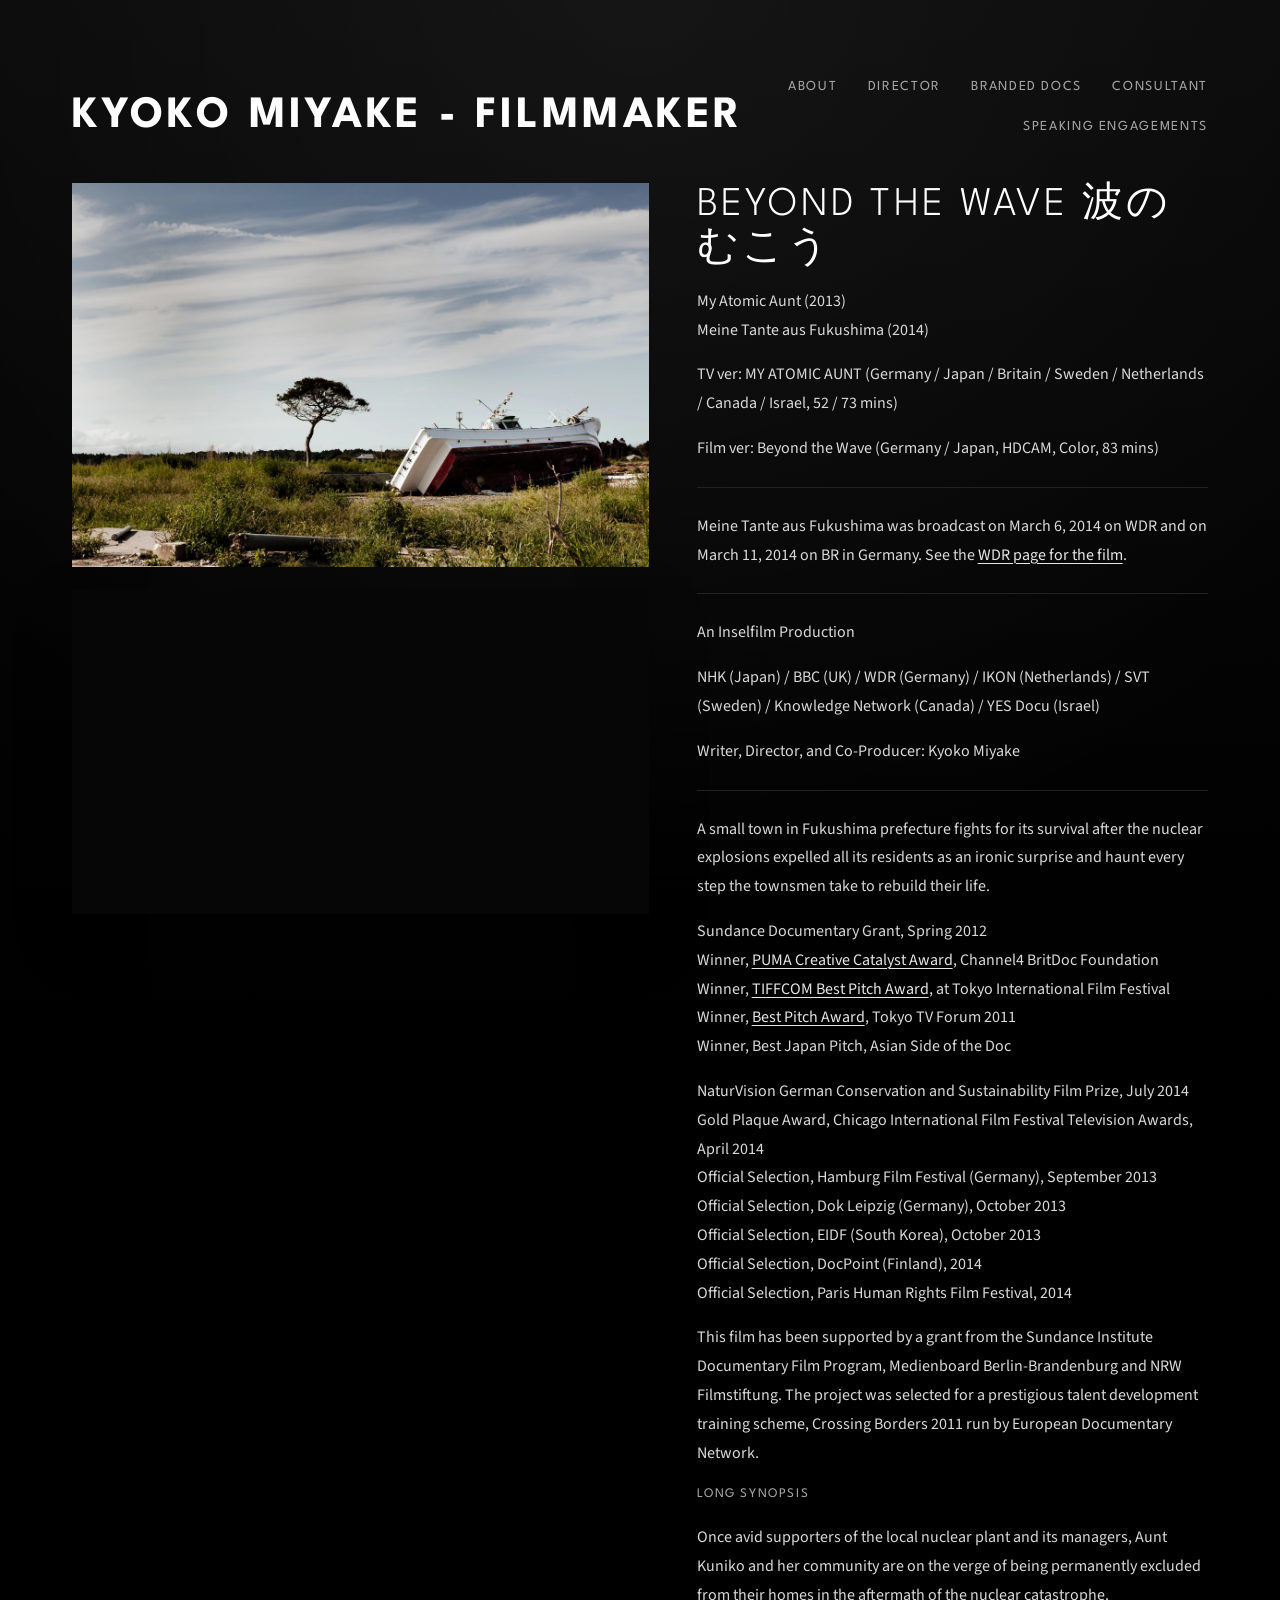
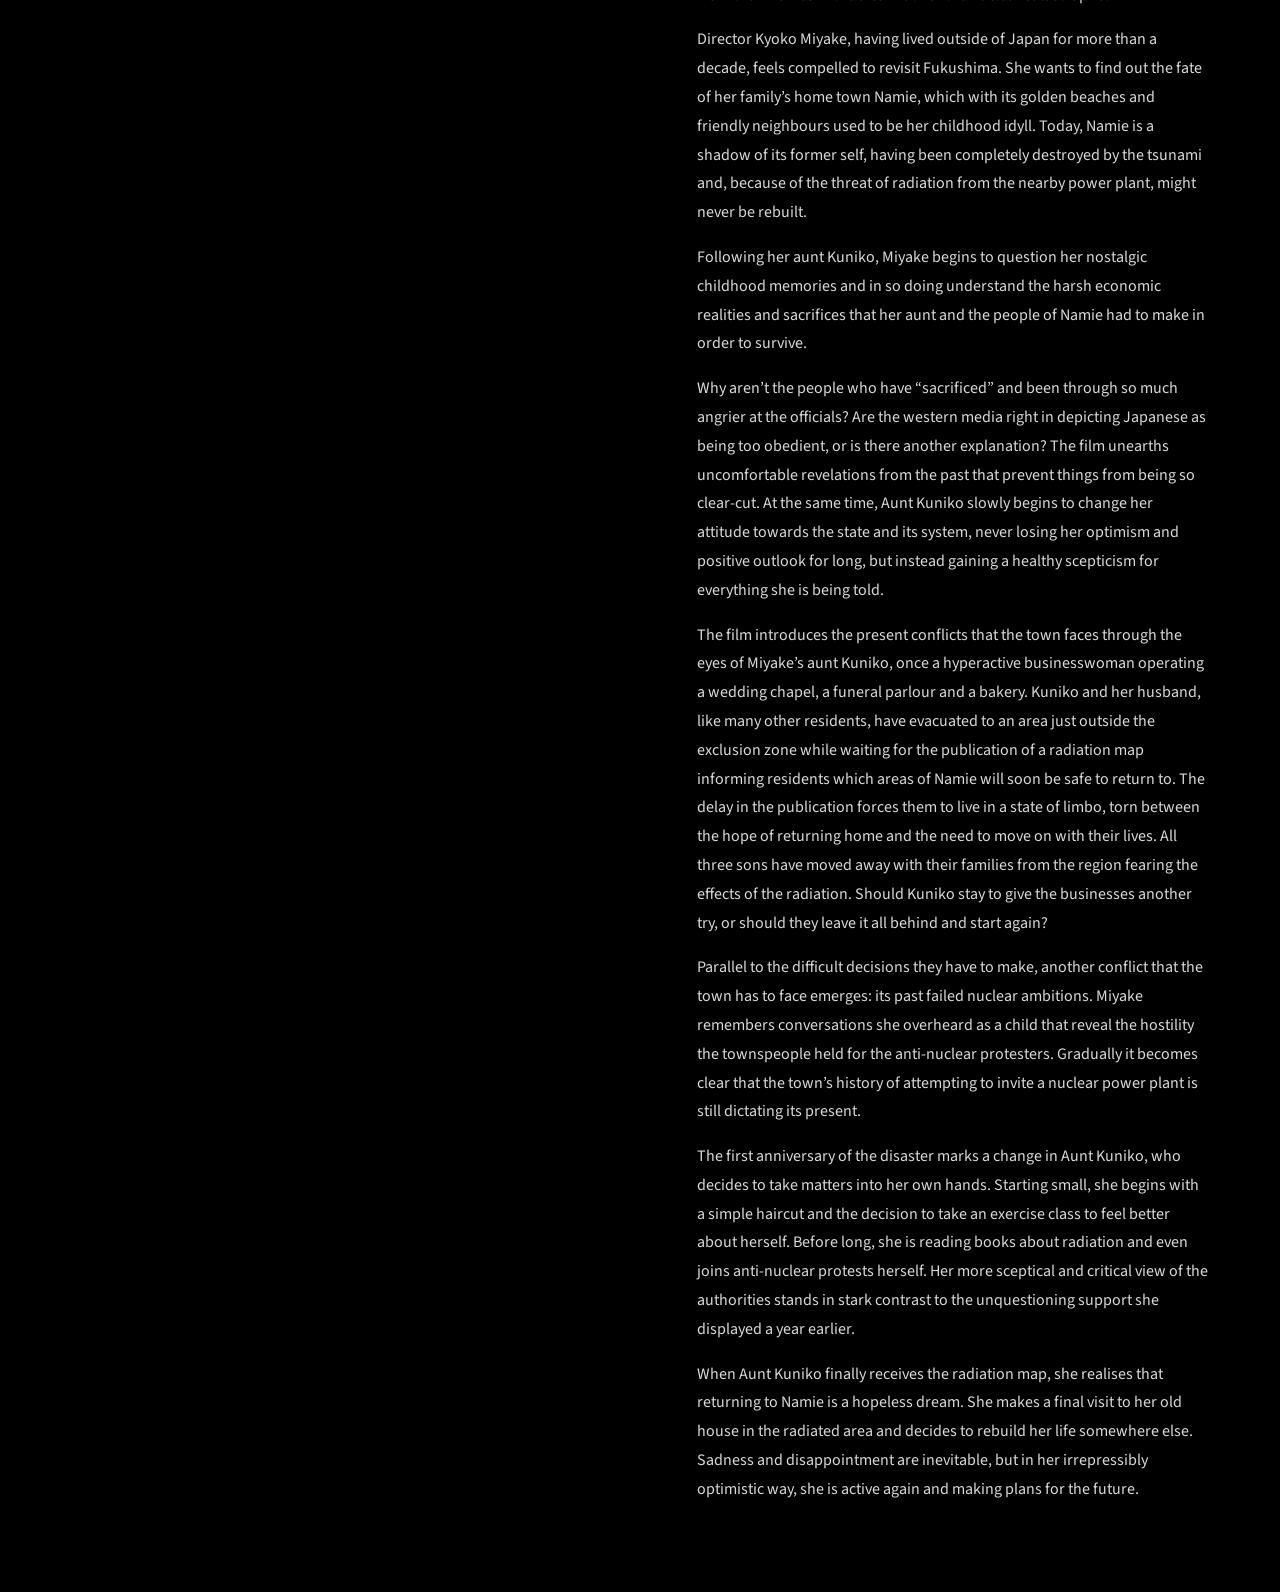
<file: my-atomic-aunt/index.html>
<!doctype html>
<html lang="en">
  <head>
    <meta charset="utf-8">
    <meta name="viewport" content="width=device-width, initial-scale=1">
    <title>My Atomic Aunt - Kyoko Miyake</title>
    <meta name="description" content="My Atomic Aunt / Beyond the Wave, directed by Kyoko Miyake.">
    <link rel="stylesheet" href="/assets/styles.css">
    <script defer src="/assets/site.js"></script>
  </head>
  <body>
    <div class="site-shell">
      <header class="site-header">
        <a class="site-title" href="/">Kyoko Miyake - filmmaker</a>
        <button class="mobile-nav-toggle" type="button" data-nav-toggle aria-expanded="false" aria-controls="site-nav">
          Menu
        </button>
        <nav class="site-nav" id="site-nav" data-mobile-nav>
          <ul>
            <li><a data-nav-link href="/bio/">About</a></li>
            <li><a data-nav-link href="/">Director</a></li>
            <li><a data-nav-link href="/branded-docs/">Branded Docs</a></li>
            <li><a data-nav-link href="/consultant/">Consultant</a></li>
            <li><a data-nav-link href="/speaking-engagements/">Speaking Engagements</a></li>
          </ul>
        </nav>
      </header>

      <main class="project-layout">
        <div class="project-media">
          <img src="/assets/images/projects/my-atomic-aunt.jpeg" alt="My Atomic Aunt still" width="3571" height="2380">
          <div class="video-embed">
            <iframe src="https://player.vimeo.com/video/173282986" title="My Atomic Aunt teaser" allow="autoplay; fullscreen; picture-in-picture" allowfullscreen></iframe>
          </div>
        </div>

        <div class="rich-text">
          <h1>Beyond the Wave 波のむこう</h1>
          <p>My Atomic Aunt (2013)<br>Meine Tante aus Fukushima (2014)</p>
          <p>TV ver: MY ATOMIC AUNT (Germany / Japan / Britain / Sweden / Netherlands / Canada / Israel, 52 / 73 mins)</p>
          <p>Film ver: Beyond the Wave (Germany / Japan, HDCAM, Color, 83 mins)</p>
          <hr>
          <p>Meine Tante aus Fukushima was broadcast on March 6, 2014 on WDR and on March 11, 2014 on BR in Germany. See the <a href="http://www1.wdr.de/fernsehen/film_serie/kinozeit_dokumentarfilm/sendungen/meinetanteausfukushima100.html">WDR page for the film</a>.</p>
          <hr>
          <p>An Inselfilm Production</p>
          <p>NHK (Japan) / BBC (UK) / WDR (Germany) / IKON (Netherlands) / SVT (Sweden) / Knowledge Network (Canada) / YES Docu (Israel)</p>
          <p>Writer, Director, and Co-Producer: Kyoko Miyake</p>
          <hr>
          <p>A small town in Fukushima prefecture fights for its survival after the nuclear explosions expelled all its residents as an ironic surprise and haunt every step the townsmen take to rebuild their life.</p>
          <p>Sundance Documentary Grant, Spring 2012<br>Winner, <a href="http://puma.britdoc.org/films/51/view/">PUMA Creative Catalyst Award</a>, Channel4 BritDoc Foundation<br>Winner, <a href="http://www.tiffcom.jp/2011/en/tiffcom2011/what-new/20111110.html">TIFFCOM Best Pitch Award</a>, at Tokyo International Film Festival<br>Winner, <a href="http://ttvf.jp/">Best Pitch Award</a>, Tokyo TV Forum 2011<br>Winner, Best Japan Pitch, Asian Side of the Doc</p>
          <p>NaturVision German Conservation and Sustainability Film Prize, July 2014<br>Gold Plaque Award, Chicago International Film Festival Television Awards, April 2014<br>Official Selection, Hamburg Film Festival (Germany), September 2013<br>Official Selection, Dok Leipzig (Germany), October 2013<br>Official Selection, EIDF (South Korea), October 2013<br>Official Selection, DocPoint (Finland), 2014<br>Official Selection, Paris Human Rights Film Festival, 2014</p>
          <p>This film has been supported by a grant from the Sundance Institute Documentary Film Program, Medienboard Berlin-Brandenburg and NRW Filmstiftung. The project was selected for a prestigious talent development training scheme, Crossing Borders 2011 run by European Documentary Network.</p>
          <p class="meta-line">Long Synopsis</p>
          <p>Once avid supporters of the local nuclear plant and its managers, Aunt Kuniko and her community are on the verge of being permanently excluded from their homes in the aftermath of the nuclear catastrophe.</p>
          <p>Director Kyoko Miyake, having lived outside of Japan for more than a decade, feels compelled to revisit Fukushima. She wants to find out the fate of her family’s home town Namie, which with its golden beaches and friendly neighbours used to be her childhood idyll. Today, Namie is a shadow of its former self, having been completely destroyed by the tsunami and, because of the threat of radiation from the nearby power plant, might never be rebuilt.</p>
          <p>Following her aunt Kuniko, Miyake begins to question her nostalgic childhood memories and in so doing understand the harsh economic realities and sacrifices that her aunt and the people of Namie had to make in order to survive.</p>
          <p>Why aren’t the people who have “sacrificed” and been through so much angrier at the officials? Are the western media right in depicting Japanese as being too obedient, or is there another explanation? The film unearths uncomfortable revelations from the past that prevent things from being so clear-cut. At the same time, Aunt Kuniko slowly begins to change her attitude towards the state and its system, never losing her optimism and positive outlook for long, but instead gaining a healthy scepticism for everything she is being told.</p>
          <p>The film introduces the present conflicts that the town faces through the eyes of Miyake’s aunt Kuniko, once a hyperactive businesswoman operating a wedding chapel, a funeral parlour and a bakery. Kuniko and her husband, like many other residents, have evacuated to an area just outside the exclusion zone while waiting for the publication of a radiation map informing residents which areas of Namie will soon be safe to return to. The delay in the publication forces them to live in a state of limbo, torn between the hope of returning home and the need to move on with their lives. All three sons have moved away with their families from the region fearing the effects of the radiation. Should Kuniko stay to give the businesses another try, or should they leave it all behind and start again?</p>
          <p>Parallel to the difficult decisions they have to make, another conflict that the town has to face emerges: its past failed nuclear ambitions. Miyake remembers conversations she overheard as a child that reveal the hostility the townspeople held for the anti-nuclear protesters. Gradually it becomes clear that the town’s history of attempting to invite a nuclear power plant is still dictating its present.</p>
          <p>The first anniversary of the disaster marks a change in Aunt Kuniko, who decides to take matters into her own hands. Starting small, she begins with a simple haircut and the decision to take an exercise class to feel better about herself. Before long, she is reading books about radiation and even joins anti-nuclear protests herself. Her more sceptical and critical view of the authorities stands in stark contrast to the unquestioning support she displayed a year earlier.</p>
          <p>When Aunt Kuniko finally receives the radiation map, she realises that returning to Namie is a hopeless dream. She makes a final visit to her old house in the radiated area and decides to rebuild her life somewhere else. Sadness and disappointment are inevitable, but in her irrepressibly optimistic way, she is active again and making plans for the future.</p>
        </div>
      </main>
    </div>
  </body>
</html>
</file>
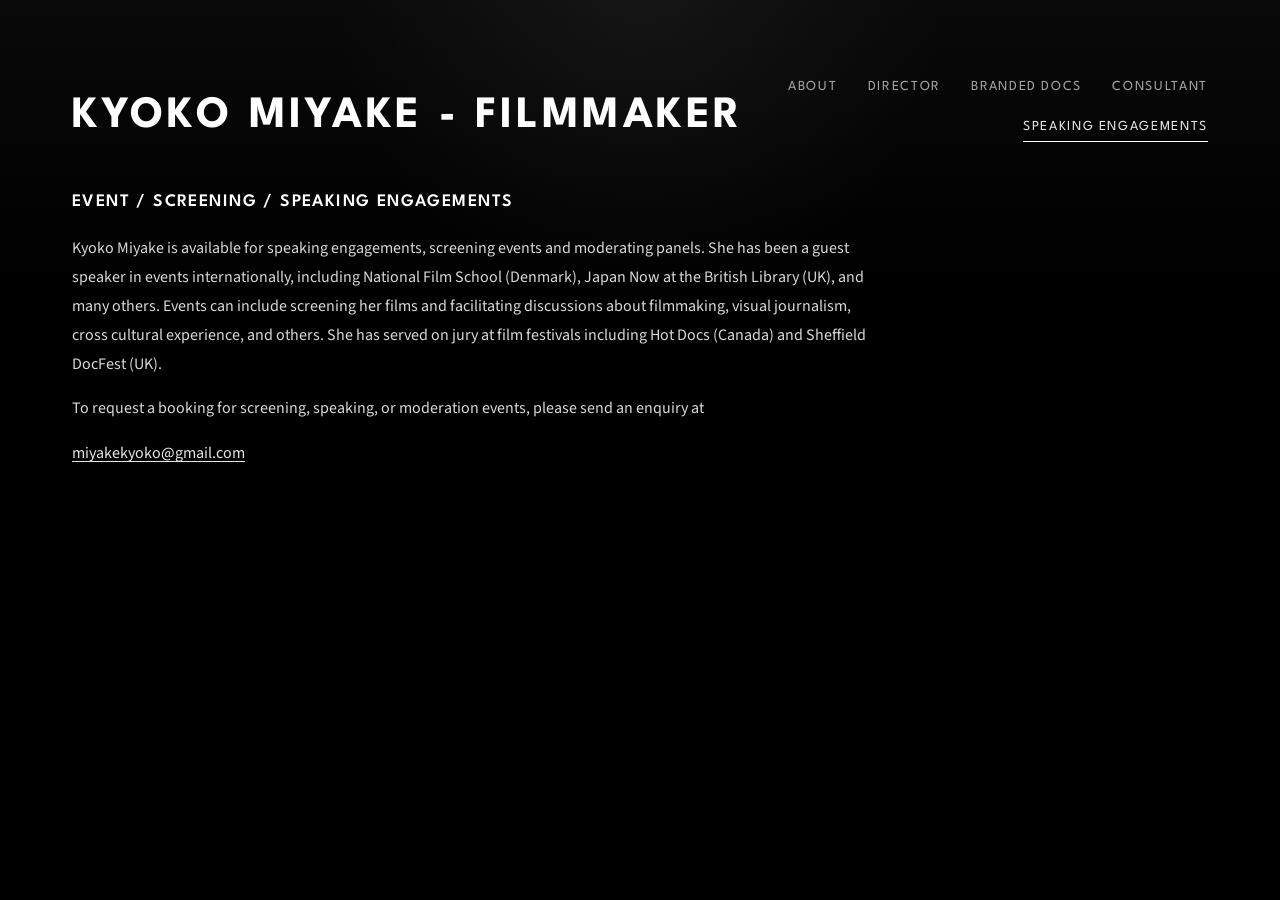
<file: speaking-engagements/index.html>
<!doctype html>
<html lang="en">
  <head>
    <meta charset="utf-8">
    <meta name="viewport" content="width=device-width, initial-scale=1">
    <title>Speaking Engagements - Kyoko Miyake</title>
    <meta name="description" content="Screenings, speaking engagements, and moderation events with Kyoko Miyake.">
    <link rel="stylesheet" href="/assets/styles.css">
    <script defer src="/assets/site.js"></script>
  </head>
  <body>
    <div class="site-shell">
      <header class="site-header">
        <a class="site-title" href="/">Kyoko Miyake - filmmaker</a>
        <button class="mobile-nav-toggle" type="button" data-nav-toggle aria-expanded="false" aria-controls="site-nav">
          Menu
        </button>
        <nav class="site-nav" id="site-nav" data-mobile-nav>
          <ul>
            <li><a data-nav-link href="/bio/">About</a></li>
            <li><a data-nav-link href="/">Director</a></li>
            <li><a data-nav-link href="/branded-docs/">Branded Docs</a></li>
            <li><a data-nav-link href="/consultant/">Consultant</a></li>
            <li><a data-nav-link href="/speaking-engagements/">Speaking Engagements</a></li>
          </ul>
        </nav>
      </header>

      <main class="simple-copy rich-text">
        <p class="lead-line">Event / Screening / Speaking Engagements</p>
        <p>Kyoko Miyake is available for speaking engagements, screening events and moderating panels. She has been a guest speaker in events internationally, including National Film School (Denmark), Japan Now at the British Library (UK), and many others. Events can include screening her films and facilitating discussions about filmmaking, visual journalism, cross cultural experience, and others. She has served on jury at film festivals including Hot Docs (Canada) and Sheffield DocFest (UK).</p>
        <p>To request a booking for screening, speaking, or moderation events, please send an enquiry at</p>
        <p><a href="mailto:miyakekyoko@gmail.com">miyakekyoko@gmail.com</a></p>
      </main>
    </div>
  </body>
</html>
</file>
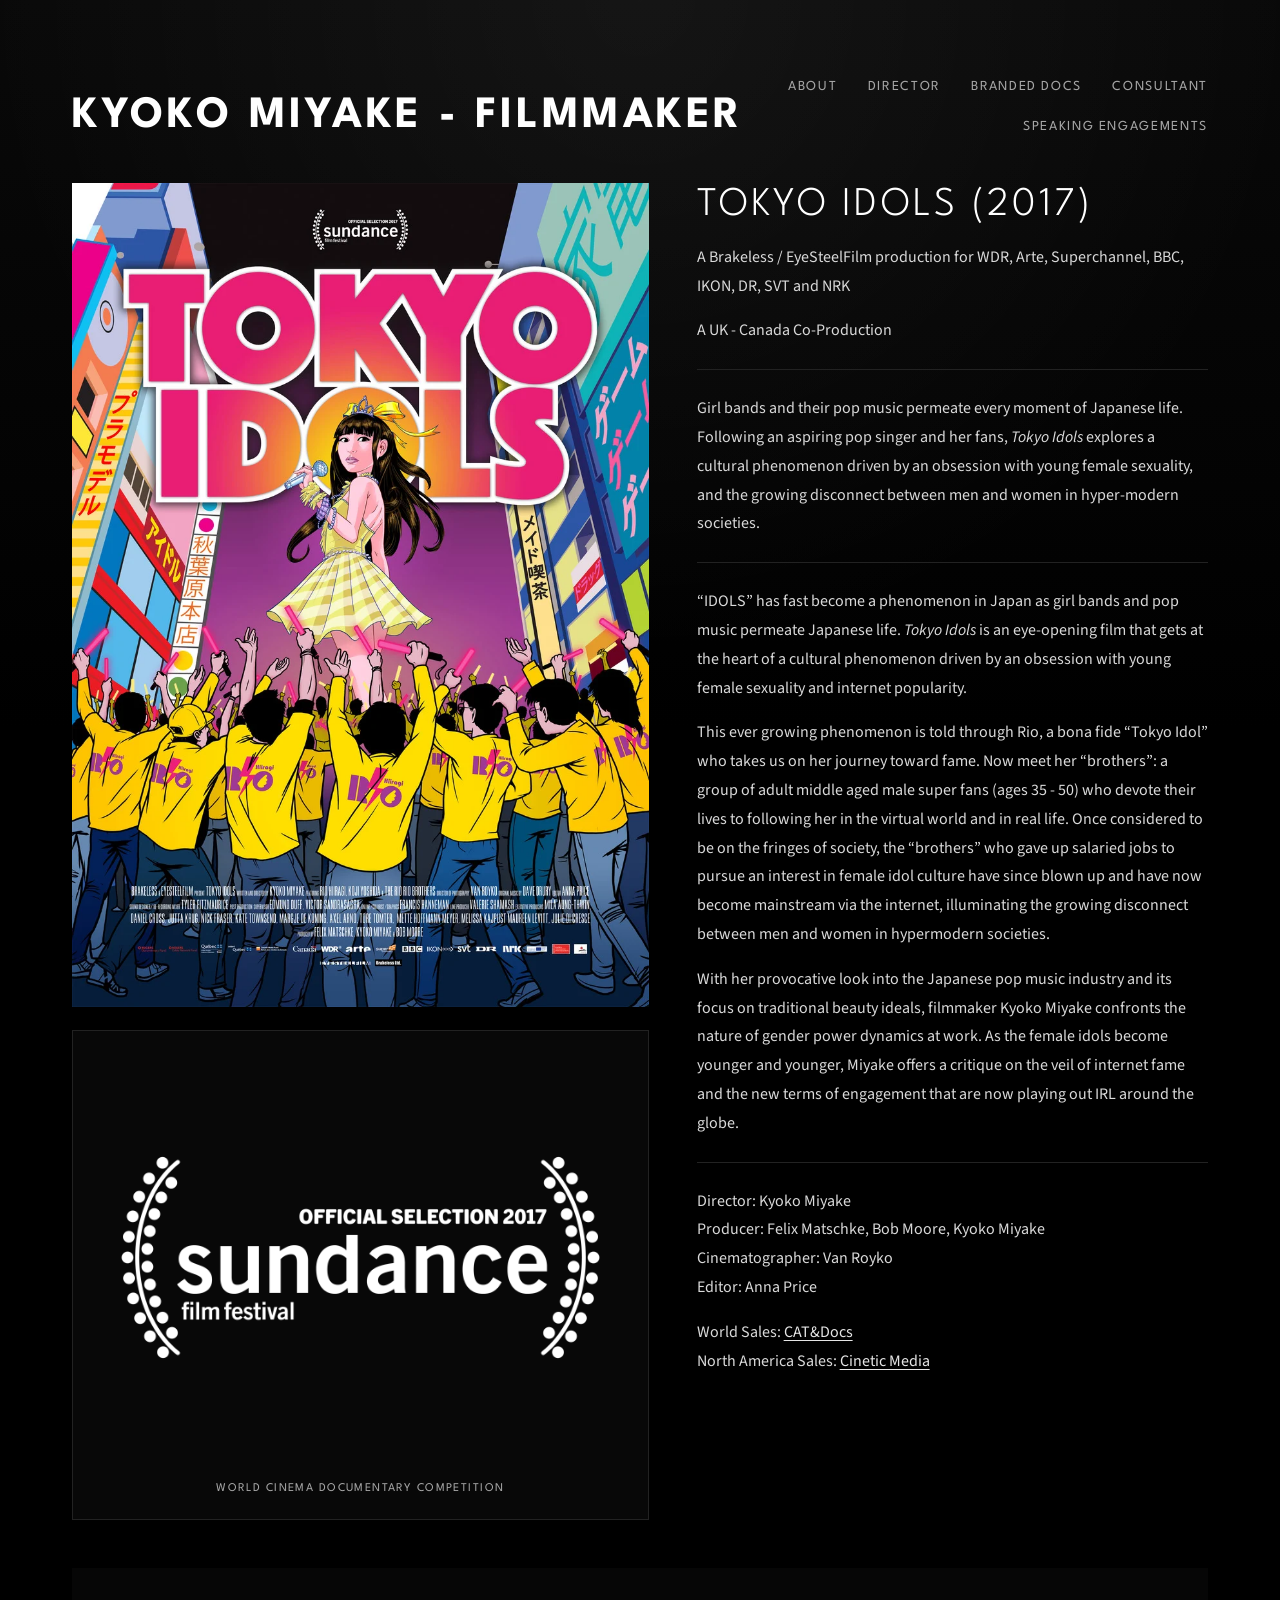
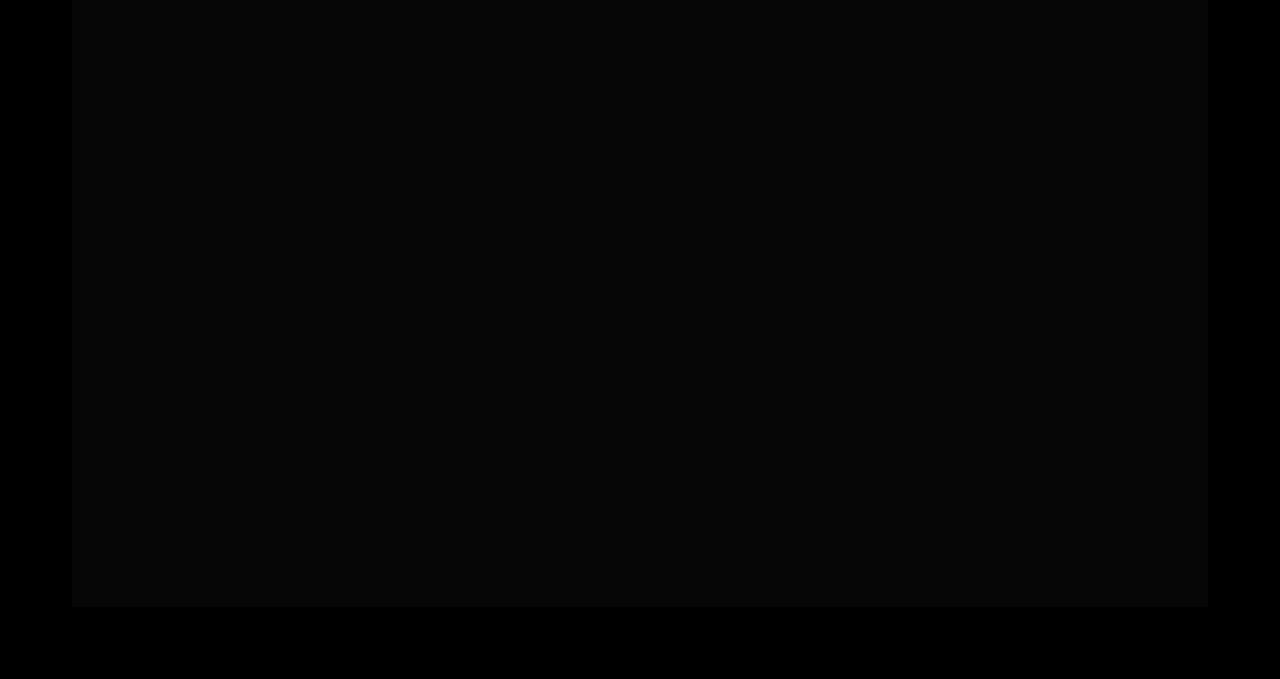
<file: tokyo-idols/index.html>
<!doctype html>
<html lang="en">
  <head>
    <meta charset="utf-8">
    <meta name="viewport" content="width=device-width, initial-scale=1">
    <title>Tokyo Idols - Kyoko Miyake</title>
    <meta name="description" content="Tokyo Idols (2017), directed by Kyoko Miyake.">
    <link rel="stylesheet" href="/assets/styles.css">
    <script defer src="/assets/site.js"></script>
  </head>
  <body>
    <div class="site-shell">
      <header class="site-header">
        <a class="site-title" href="/">Kyoko Miyake - filmmaker</a>
        <button class="mobile-nav-toggle" type="button" data-nav-toggle aria-expanded="false" aria-controls="site-nav">
          Menu
        </button>
        <nav class="site-nav" id="site-nav" data-mobile-nav>
          <ul>
            <li><a data-nav-link href="/bio/">About</a></li>
            <li><a data-nav-link href="/">Director</a></li>
            <li><a data-nav-link href="/branded-docs/">Branded Docs</a></li>
            <li><a data-nav-link href="/consultant/">Consultant</a></li>
            <li><a data-nav-link href="/speaking-engagements/">Speaking Engagements</a></li>
          </ul>
        </nav>
      </header>

      <main class="content-flow">
        <section class="project-layout">
          <div class="project-media">
            <img src="/assets/images/projects/tokyo-idols-poster.jpeg" alt="Tokyo Idols poster" width="895" height="1280">
            <div class="laurel-card">
              <img src="/assets/images/projects/tokyo-idols-laurels.png" alt="World Cinema Documentary Competition laurels" width="2500" height="1932">
              <p>World Cinema Documentary Competition</p>
            </div>
          </div>

          <div class="rich-text">
            <h1>Tokyo Idols (2017)</h1>
            <p>A Brakeless / EyeSteelFilm production for WDR, Arte, Superchannel, BBC, IKON, DR, SVT and NRK</p>
            <p>A UK - Canada Co-Production</p>
            <hr>
            <p>Girl bands and their pop music permeate every moment of Japanese life. Following an aspiring pop singer and her fans, <em>Tokyo Idols</em> explores a cultural phenomenon driven by an obsession with young female sexuality, and the growing disconnect between men and women in hyper-modern societies.</p>
            <hr>
            <p>“IDOLS” has fast become a phenomenon in Japan as girl bands and pop music permeate Japanese life. <em>Tokyo Idols</em> is an eye-opening film that gets at the heart of a cultural phenomenon driven by an obsession with young female sexuality and internet popularity.</p>
            <p>This ever growing phenomenon is told through Rio, a bona fide “Tokyo Idol” who takes us on her journey toward fame. Now meet her “brothers”: a group of adult middle aged male super fans (ages 35 - 50) who devote their lives to following her in the virtual world and in real life. Once considered to be on the fringes of society, the “brothers” who gave up salaried jobs to pursue an interest in female idol culture have since blown up and have now become mainstream via the internet, illuminating the growing disconnect between men and women in hypermodern societies.</p>
            <p>With her provocative look into the Japanese pop music industry and its focus on traditional beauty ideals, filmmaker Kyoko Miyake confronts the nature of gender power dynamics at work. As the female idols become younger and younger, Miyake offers a critique on the veil of internet fame and the new terms of engagement that are now playing out IRL around the globe.</p>
            <hr>
            <p>Director: Kyoko Miyake<br>Producer: Felix Matschke, Bob Moore, Kyoko Miyake<br>Cinematographer: Van Royko<br>Editor: Anna Price</p>
            <p>World Sales: <a href="http://www.catndocs.com/index.php/categories/music/862-tokyo-idols">CAT&amp;Docs</a><br>North America Sales: <a href="https://www.cineticmedia.com">Cinetic Media</a></p>
          </div>
        </section>

        <section class="wide-section">
          <div class="video-embed">
            <iframe src="https://player.vimeo.com/video/198704280" title="Tokyo Idols teaser" allow="autoplay; fullscreen; picture-in-picture" allowfullscreen></iframe>
          </div>
        </section>
      </main>
    </div>
  </body>
</html>
</file>
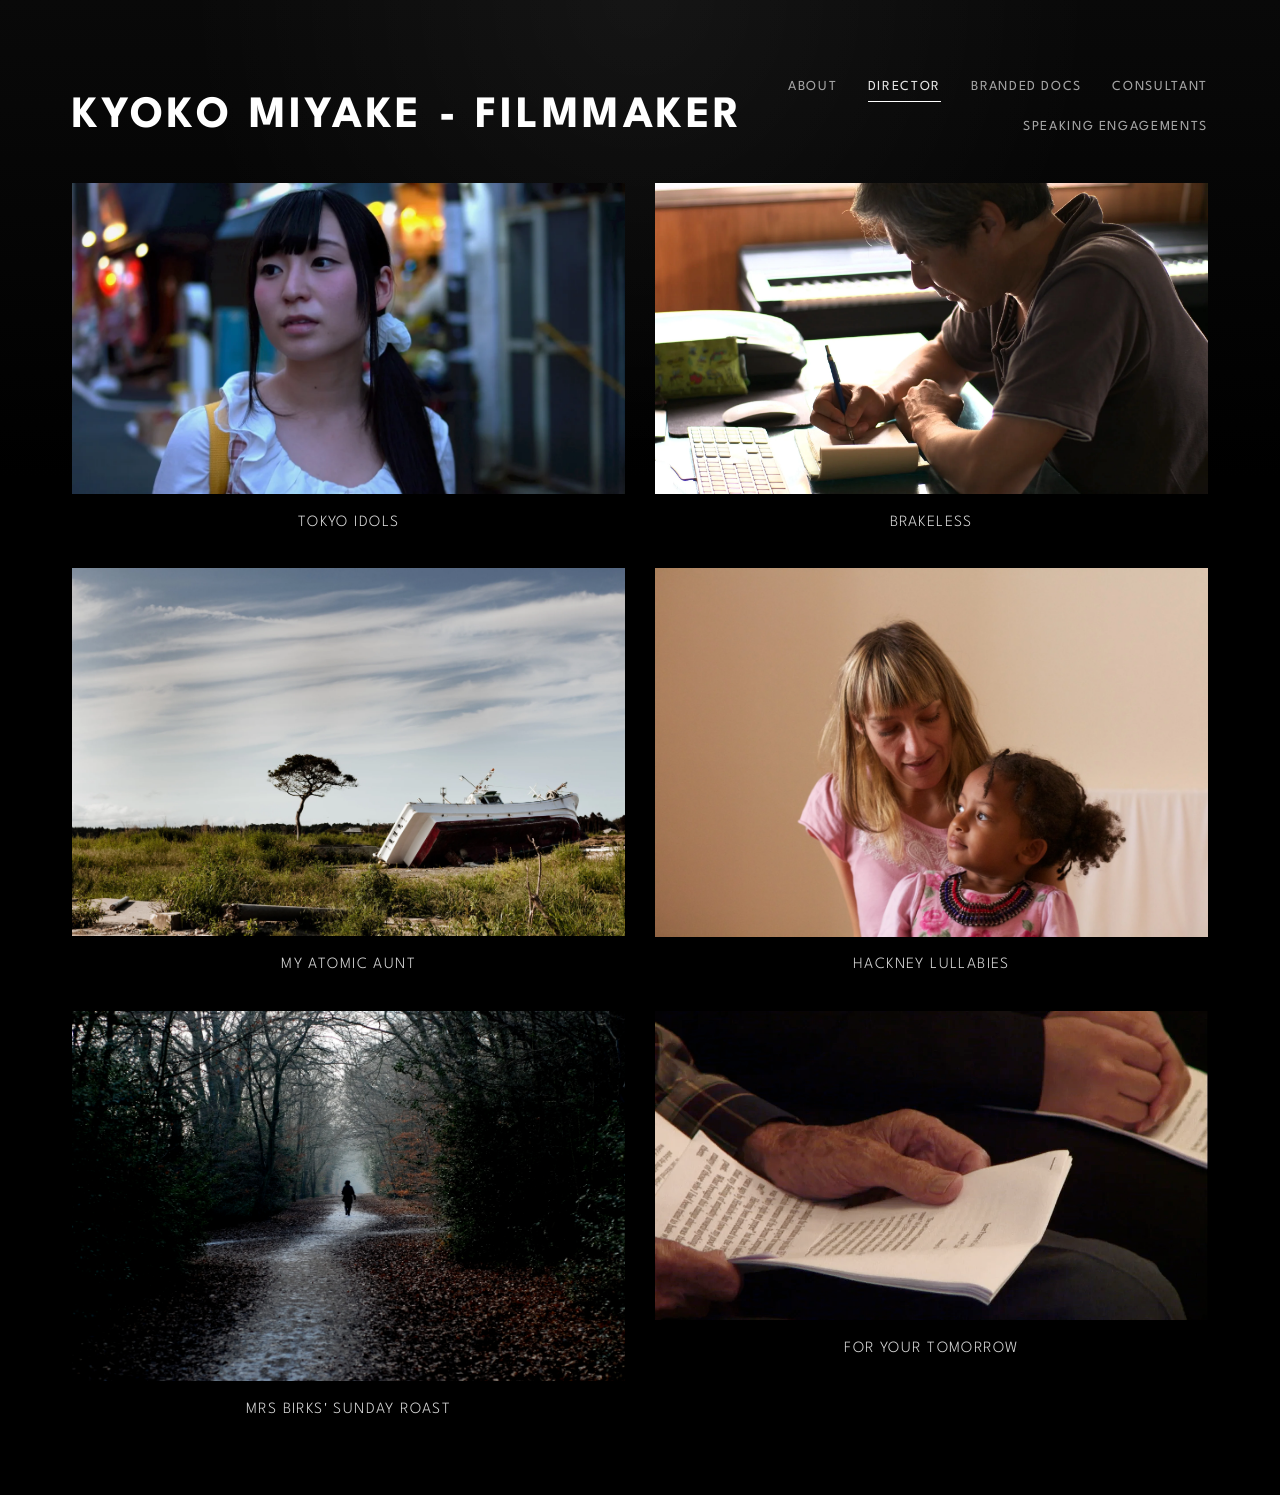
<file: work/index.html>
<!doctype html>
<html lang="en">
  <head>
    <meta charset="utf-8">
    <meta http-equiv="refresh" content="0; url=/">
    <meta name="viewport" content="width=device-width, initial-scale=1">
    <title>Redirecting - Kyoko Miyake</title>
    <link rel="canonical" href="/">
  </head>
  <body>
    <p><a href="/">Redirecting to Director...</a></p>
  </body>
</html>
</file>
<file: assets/styles.css>
@import url("https://fonts.googleapis.com/css2?family=League+Spartan:wght@300;400;600;700&family=Source+Sans+3:wght@300;400;600&display=swap");

:root {
  --bg: #000;
  --panel: #0d0d0d;
  --text: #e6e6e6;
  --muted: #a5a5a5;
  --soft: #6f6f6f;
  --border: #222;
  --accent: #ffffff;
  --heading-font: "League Spartan", "Arial Narrow", Arial, sans-serif;
  --body-font: "Source Sans 3", Helvetica, Arial, sans-serif;
  --shell-width: 1380px;
  --space: 72px;
  --shadow: 0 24px 50px rgba(0, 0, 0, 0.35);
}

*,
*::before,
*::after {
  box-sizing: border-box;
}

html {
  background: var(--bg);
  color: var(--text);
  scroll-behavior: smooth;
}

body {
  margin: 0;
  min-height: 100vh;
  background:
    radial-gradient(circle at top, rgba(255, 255, 255, 0.05), transparent 28%),
    linear-gradient(180deg, #090909 0%, #000 32%);
  color: var(--text);
  font-family: var(--body-font);
  font-size: 15px;
  line-height: 1.8;
}

img {
  display: block;
  max-width: 100%;
  height: auto;
}

a {
  color: var(--text);
  text-decoration-thickness: 1px;
  text-underline-offset: 0.18em;
}

a:hover {
  color: var(--accent);
}

p,
ul,
ol,
blockquote {
  margin: 0 0 1rem;
}

ul,
ol {
  padding-left: 1.2rem;
}

blockquote {
  margin-left: 0;
  padding-left: 1rem;
  border-left: 1px solid var(--soft);
  color: #d3d3d3;
}

hr {
  margin: 1.5rem 0;
  border: 0;
  border-top: 1px solid var(--border);
}

.site-shell {
  width: 100%;
  max-width: var(--shell-width);
  margin: 0 auto;
  padding: var(--space);
}

.site-header {
  display: grid;
  grid-template-columns: auto minmax(0, 1fr);
  align-items: flex-end;
  gap: 2rem;
  margin-bottom: 2.75rem;
}

.site-title {
  display: inline-block;
  width: max-content;
  color: var(--accent);
  font-family: var(--heading-font);
  font-size: clamp(2.15rem, 4.2vw, 2.8rem);
  font-weight: 700;
  letter-spacing: 0.08em;
  line-height: 0.95;
  text-decoration: none;
  text-transform: uppercase;
  white-space: nowrap;
}

.site-title:hover {
  color: var(--accent);
}

.site-nav {
  justify-self: end;
}

.site-nav ul {
  display: flex;
  flex-wrap: wrap;
  justify-content: flex-end;
  gap: 0.8rem 1.9rem;
  margin: 0;
  padding: 0;
  list-style: none;
}

.site-nav a {
  position: relative;
  display: inline-block;
  color: var(--muted);
  font-family: var(--heading-font);
  font-size: 0.86rem;
  font-weight: 400;
  letter-spacing: 0.12em;
  line-height: 1.2;
  text-decoration: none;
  text-transform: uppercase;
}

.site-nav a::after {
  content: "";
  position: absolute;
  right: 0;
  bottom: -0.42rem;
  left: 0;
  height: 1px;
  background: var(--accent);
  transform: scaleX(0);
  transform-origin: center;
  transition: transform 140ms ease;
}

.site-nav a:hover,
.site-nav a.is-active {
  color: var(--text);
}

.site-nav a:hover::after,
.site-nav a.is-active::after {
  transform: scaleX(1);
}

.mobile-nav-toggle {
  display: none;
  appearance: none;
  border: 0;
  background: transparent;
  color: var(--text);
  font-family: var(--heading-font);
  font-size: 0.95rem;
  letter-spacing: 0.12em;
  text-transform: uppercase;
  cursor: pointer;
}

.content-flow > * + * {
  margin-top: 1.5rem;
}

.project-grid {
  display: grid;
  grid-template-columns: repeat(2, minmax(0, 1fr));
  gap: 2rem 1.85rem;
}

.project-card {
  display: block;
  text-decoration: none;
}

.project-card__frame {
  overflow: hidden;
  background: transparent;
}

.project-card__image {
  width: 100%;
  height: auto;
  transition:
    transform 260ms ease,
    opacity 160ms ease;
}

.project-card:hover .project-card__image {
  transform: scale(1.02);
  opacity: 0.84;
}

.project-card__title {
  margin: 0.85rem 0 0;
  color: #d9d9d9;
  font-family: var(--heading-font);
  font-size: 0.98rem;
  font-weight: 300;
  letter-spacing: 0.09em;
  text-align: center;
  text-transform: uppercase;
}

.bio-layout,
.project-layout {
  display: grid;
  grid-template-columns: minmax(0, 1.06fr) minmax(0, 0.94fr);
  gap: 3rem;
  align-items: start;
}

.bio-layout {
  grid-template-columns: 5fr 6fr;
}

.project-media,
.bio-media {
  display: grid;
  gap: 1.4rem;
}

.project-media > img,
.bio-media > img {
  width: 100%;
  height: auto;
}

.rich-text {
  color: #d9d9d9;
  font-size: 1rem;
}

.rich-text h1,
.rich-text h2,
.rich-text h3 {
  margin: 0 0 1rem;
  color: var(--accent);
  font-family: var(--heading-font);
  font-weight: 300;
  letter-spacing: 0.08em;
  line-height: 1.08;
  text-transform: uppercase;
}

.rich-text h1 {
  font-size: clamp(1.95rem, 4vw, 2.55rem);
}

.rich-text h2 {
  font-size: clamp(1.45rem, 2.8vw, 1.9rem);
}

.rich-text h3 {
  font-size: 1.15rem;
}

.rich-text strong {
  color: var(--accent);
  font-weight: 600;
}

.rich-text .kicker,
.rich-text .meta-line {
  color: var(--muted);
  font-family: var(--heading-font);
  font-size: 0.82rem;
  letter-spacing: 0.12em;
  text-transform: uppercase;
}

.bio-awards,
.simple-copy,
.page-note,
.wide-section {
  margin-top: 3rem;
}

.bio-awards {
  max-width: 52rem;
}

.bio-links {
  display: flex;
  flex-wrap: wrap;
  gap: 0.75rem 2rem;
  margin-top: 2rem;
  color: var(--muted);
  font-family: var(--heading-font);
  font-size: 0.82rem;
  letter-spacing: 0.12em;
  text-transform: uppercase;
}

.bio-links span,
.bio-links a {
  color: inherit;
  text-decoration: none;
}

.video-embed {
  position: relative;
  width: 100%;
  padding-bottom: 56.25%;
  overflow: hidden;
  background: #060606;
  box-shadow: var(--shadow);
}

.video-embed iframe {
  position: absolute;
  inset: 0;
  width: 100%;
  height: 100%;
  border: 0;
}

.laurel-card {
  padding: 1.25rem;
  background: rgba(255, 255, 255, 0.03);
  border: 1px solid var(--border);
}

.laurel-card p {
  margin-top: 0.85rem;
  margin-bottom: 0;
  color: var(--muted);
  font-family: var(--heading-font);
  font-size: 0.74rem;
  letter-spacing: 0.12em;
  text-align: center;
  text-transform: uppercase;
}

.simple-copy {
  width: min(100%, 50rem);
}

.simple-copy--narrow {
  width: min(100%, 38rem);
}

.simple-copy .lead-line {
  color: var(--accent);
  font-family: var(--heading-font);
  font-size: 1.1rem;
  font-weight: 600;
  letter-spacing: 0.08em;
  text-transform: uppercase;
}

.strong-stack p {
  margin-bottom: 0.6rem;
  color: var(--accent);
  font-family: var(--heading-font);
  font-size: 1.08rem;
  font-weight: 600;
  letter-spacing: 0.08em;
  text-transform: uppercase;
}

.page-note {
  color: var(--muted);
  font-size: 0.95rem;
}

.not-found {
  width: min(100%, 34rem);
}

@media (max-width: 860px) {
  :root {
    --space: 24px;
  }

  .site-shell {
    padding-top: 28px;
    padding-bottom: 36px;
  }

  .site-header {
    grid-template-columns: 1fr auto;
    align-items: center;
    margin-bottom: 2rem;
  }

  .mobile-nav-toggle {
    display: inline-block;
    margin-left: auto;
  }

  .site-nav {
    display: none;
    justify-self: stretch;
    width: 100%;
    border-top: 1px solid var(--border);
    padding-top: 1rem;
  }

  .site-nav.is-open {
    display: block;
  }

  .site-nav ul {
    flex-direction: column;
    align-items: flex-start;
    gap: 1rem;
  }

  .project-grid,
  .bio-layout,
  .project-layout {
    grid-template-columns: 1fr;
    gap: 1.75rem;
  }
}

@media (max-width: 560px) {
  .project-grid {
    grid-template-columns: 1fr;
  }

  .site-title {
    font-size: 1.85rem;
    white-space: normal;
  }

  .bio-links {
    flex-direction: column;
    gap: 0.4rem;
  }
}
</file>
